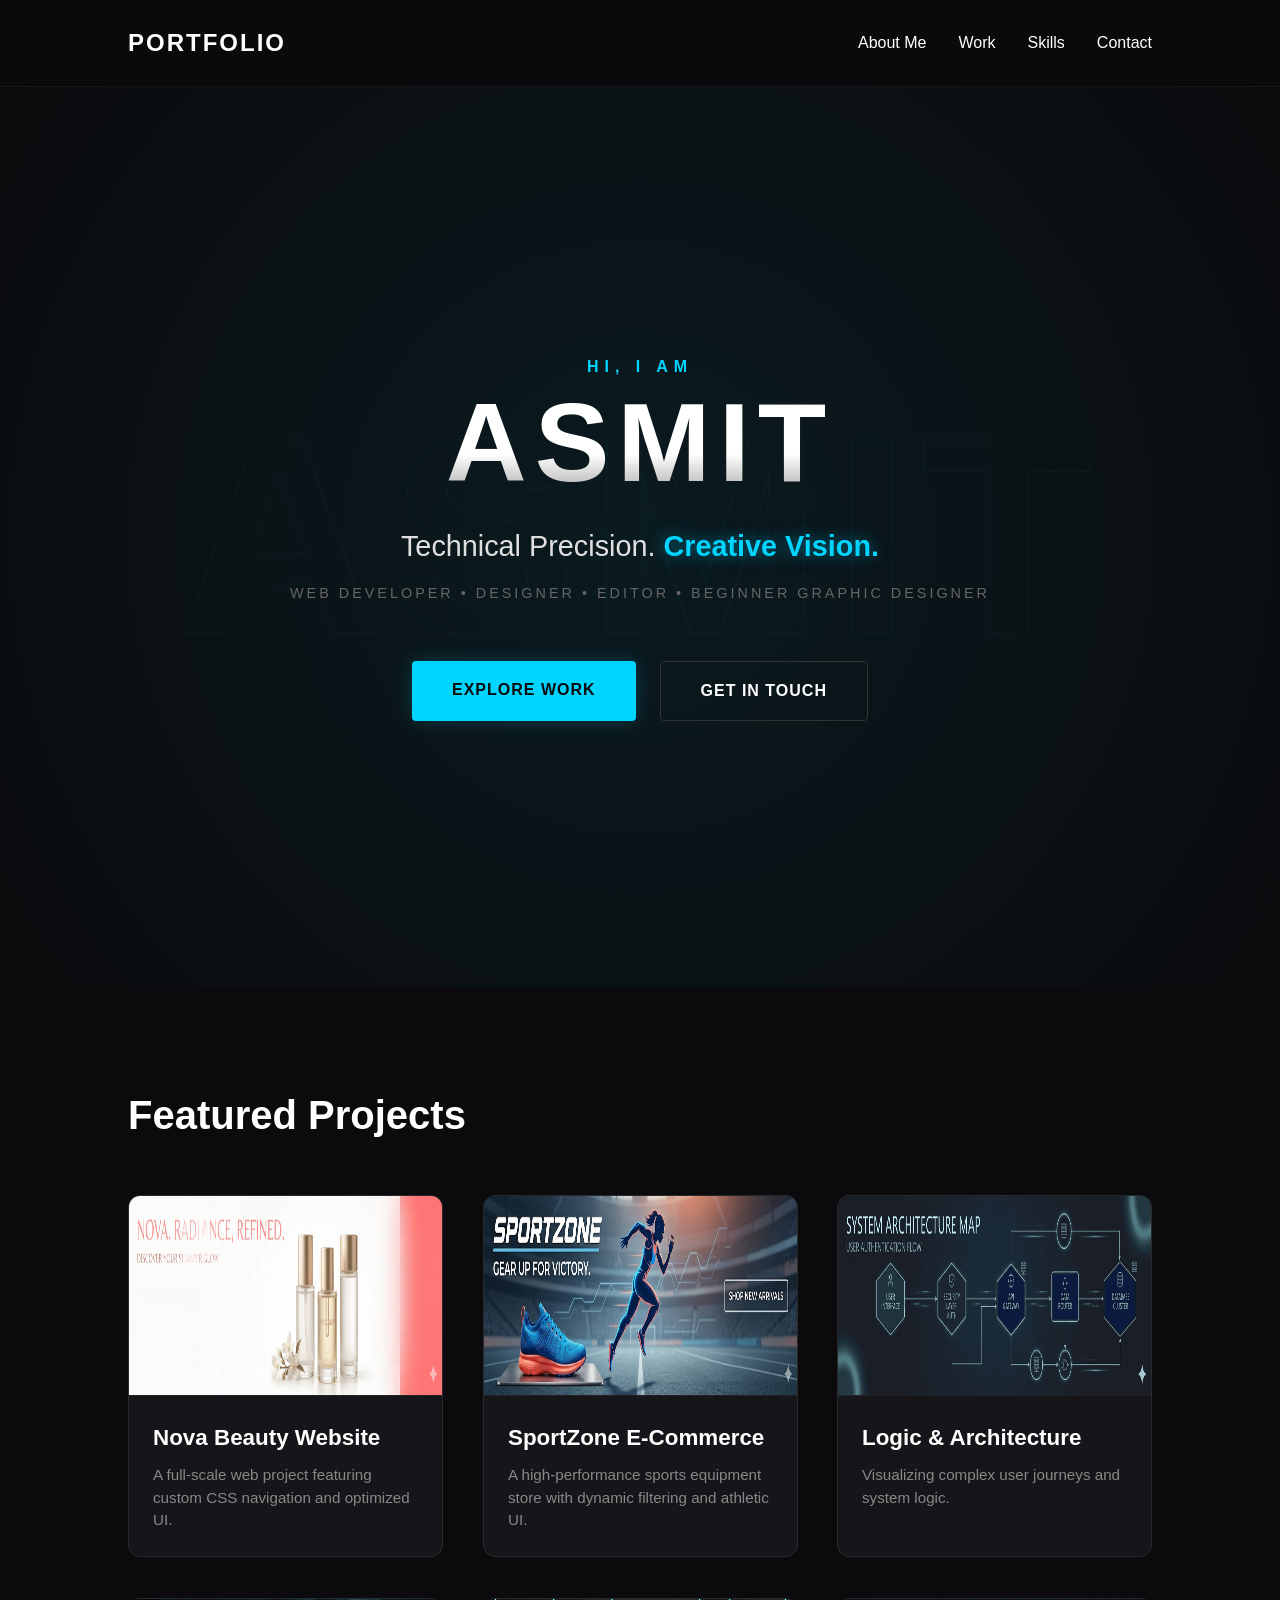
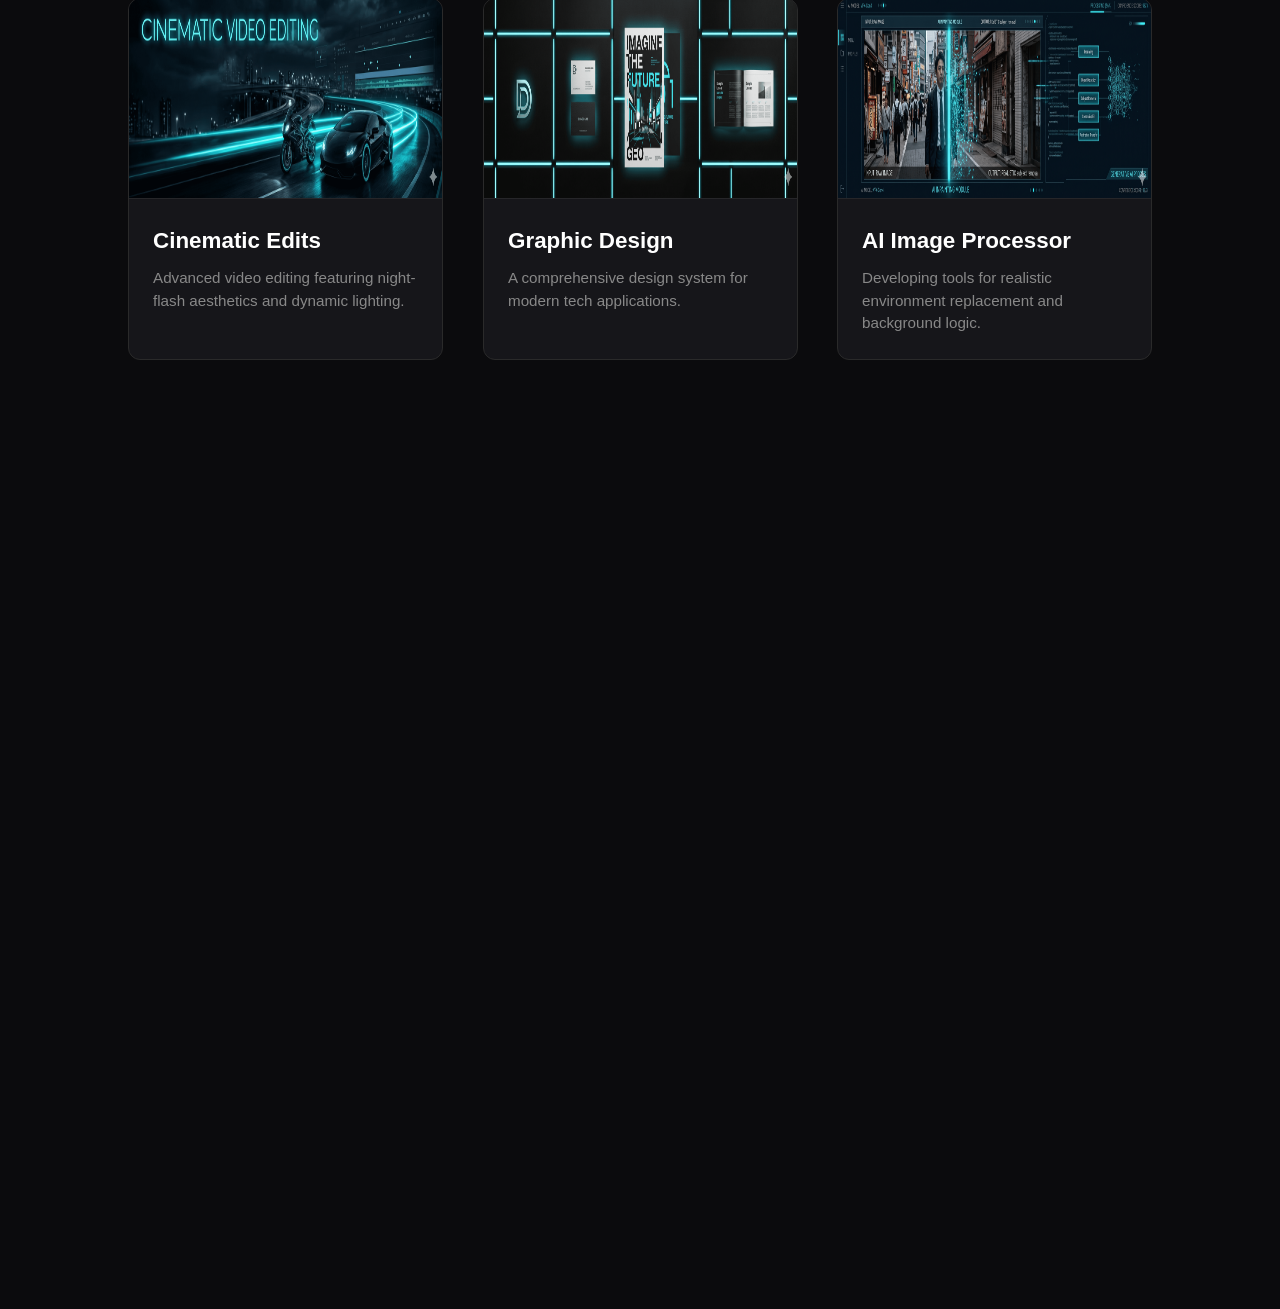
<file: index.html>
<!DOCTYPE html>
<html lang="en">

<head>
    <meta charset="UTF-8">
    <meta name="viewport" content="width=device-width, initial-scale=1.0">
    <title>Asmit Portfolio | Developer & Designer</title>
    <link rel="icon" href="Media/logo/Portfolio.jpg">
    <link rel="stylesheet" href="CSS/style.css">
    
    <meta name="title" content="Asmit Portfolio | Developer & Editor">
    <meta name="description" content="Technical Precision. Creative Vision. Explore my web projects and cinematic video edits.">

    <meta property="og:type" content="website">
    <meta property="og:url" content="https://asmitsportfolio.netlify.app/">
    <meta property="og:title" content="Asmit Portfolio | Developer & Editor">
    <meta property="og:description" content="Technical Precision. Creative Vision. Explore my web projects and cinematic video edits.">
    <meta property="og:image" content="https://asmitsportfolio.netlify.app/Media/logo/Social-Banner.jpg">
    <meta property="og:site_name" content="Asmit Portfolio">

    <meta name="twitter:card" content="summary_large_image">
    <meta name="twitter:url" content="https://asmitsportfolio.netlify.app/">
    <meta name="twitter:title" content="Asmit Portfolio | Developer & Editor">
    <meta name="twitter:description" content="Technical Precision. Creative Vision. Explore my web projects and cinematic video edits.">
    <meta name="twitter:image" content="https://asmitsportfolio.netlify.app/Media/logo/Social-Banner.jpg">
</head>

<body>
    <div id="menu-overlay" class="overlay"></div>
    <nav class="navbar">
        <div class="logo"><a href="index.html">PORTFOLIO</a></div>

        <ul class="nav-links" id="nav-links">
            <li><a href="about.html">About Me</a></li>
            <li><a href="#work">Work</a></li>
            <li><a href="#skills">Skills</a></li>
            <li><a href="contact.html">Contact</a></li>
        </ul>

        <div class="hamburger" id="hamburger">
            <div class="line"></div>
            <div class="line"></div>
            <div class="line"></div>
        </div>
    </nav>

    <header class="hero">
        <div class="hero-bg-text">ASMIT</div>

        <div class="hero-content">
            <div class="personal-branding">
                <span class="greeting">HI, I AM</span>
                <h1 class="main-name">ASMIT</h1>
            </div>
            <h2 class="hero-tagline">Technical Precision. <span class="cyan-glow">Creative Vision.</span></h2>
            <p class="hero-sub">Web Developer • Designer • Editor • Beginner Graphic Designer</p>

            <div class="hero-btns">
                <a href="#work" class="btn primary-btn">Explore Work</a>
                <a href="contact.html" class="btn secondary-btn">Get In Touch</a>
            </div>
        </div>
    </header>

    <section id="work" class="section">
        <h2 class="section-title">Featured Projects</h2>

        <div class="project-grid">
            <div class="project-card reveal">
                <a href="https://asmitnovabeauty.netlify.app/html/" target="_blank" class="project-link">
                    <div class="project-img" id="web-project"></div>
                    <div class="project-info">
                        <h3>Nova Beauty Website</h3>
                        <p>A full-scale web project featuring custom CSS navigation and optimized UI.</p>
                    </div>
                </a>
            </div>

            <div class="project-card reveal">
                <a href="https://asmitsportzone.netlify.app/html/" target="_blank" class="project-link">
                    <div class="project-img" id="sportzone-project"></div>
                    <div class="project-info">
                        <h3>SportZone E-Commerce</h3>
                        <p>A high-performance sports equipment store with dynamic filtering and athletic UI.</p>
                    </div>
                </a>
            </div>

            <div class="project-card reveal">
                <a href="work.html#logic" class="project-link">
                    <div class="project-img" id="logic-project"></div>
                    <div class="project-info">
                        <h3>Logic & Architecture</h3>
                        <p>Visualizing complex user journeys and system logic.</p>
                    </div>
                </a>
            </div>

            <div class="project-card reveal">
                <a href="work.html#edit" class="project-link">
                    <div class="project-img" id="edit-project"></div>
                    <div class="project-info">
                        <h3>Cinematic Edits</h3>
                        <p>Advanced video editing featuring night-flash aesthetics and dynamic lighting.</p>
                    </div>
                </a>
            </div>

            <div class="project-card reveal">
                <a href="work.html#graphic" class="project-link">
                    <div class="project-img" id="design-project"></div>
                    <div class="project-info">
                        <h3>Graphic Design</h3>
                        <p>A comprehensive design system for modern tech applications.</p>
                    </div>
                </a>
            </div>

            <div class="project-card reveal">
                <a href="work.html#AI" class="project-link">
                    <div class="project-img" id="app-project"></div>
                    <div class="project-info">
                        <h3>AI Image Processor</h3>
                        <p>Developing tools for realistic environment replacement and background logic.</p>
                    </div>
                </a>
            </div>
        </div>
    </section>

    <section id="skills" class="section reveal">
        <h2 class="section-title">Technical Toolkit <span class="cyan-glow">(My Skills)</span></h2>
        <div class="skills-grid">
            <div class="skill-item">HTML5 / CSS3</div>
            <div class="skill-item">JavaScript</div>
            <div class="skill-item">UI/UX Design</div>
            <div class="skill-item">Video Editing</div>
            <div class="skill-item">Graphic Design</div>
            <div class="skill-item">Documentation</div>
            <div class="skill-item">Web Architecture</div>
        </div>
    </section>


    <footer id="contact" class="section reveal">
        <div class="footer-content">
            <h2 class="cyan-glow"
                style="font-size: 2.2rem; font-weight: 800; letter-spacing: 1px; margin-bottom: 1rem;">
                Let's Build Something Together
            </h2>

            <p style="margin-bottom: 2.5rem; color: #a0a0a0; font-size: 1.2rem; line-height: 1.6; font-weight: 400;">
                Currently available for freelance projects and technical collaborations.
            </p>

            <a href="contact.html" class="btn primary-btn">SAY HELLO</a>

            <div class="footer-bottom">
                <p>© 2026 | ALL RIGHTS RESERVED | DESIGNED & BUILT BY <span>ASMIT</span></p>
            </div>
        </div>
    </footer>

    <script src="JS/main.js"></script>
</body>

</html>
</file>
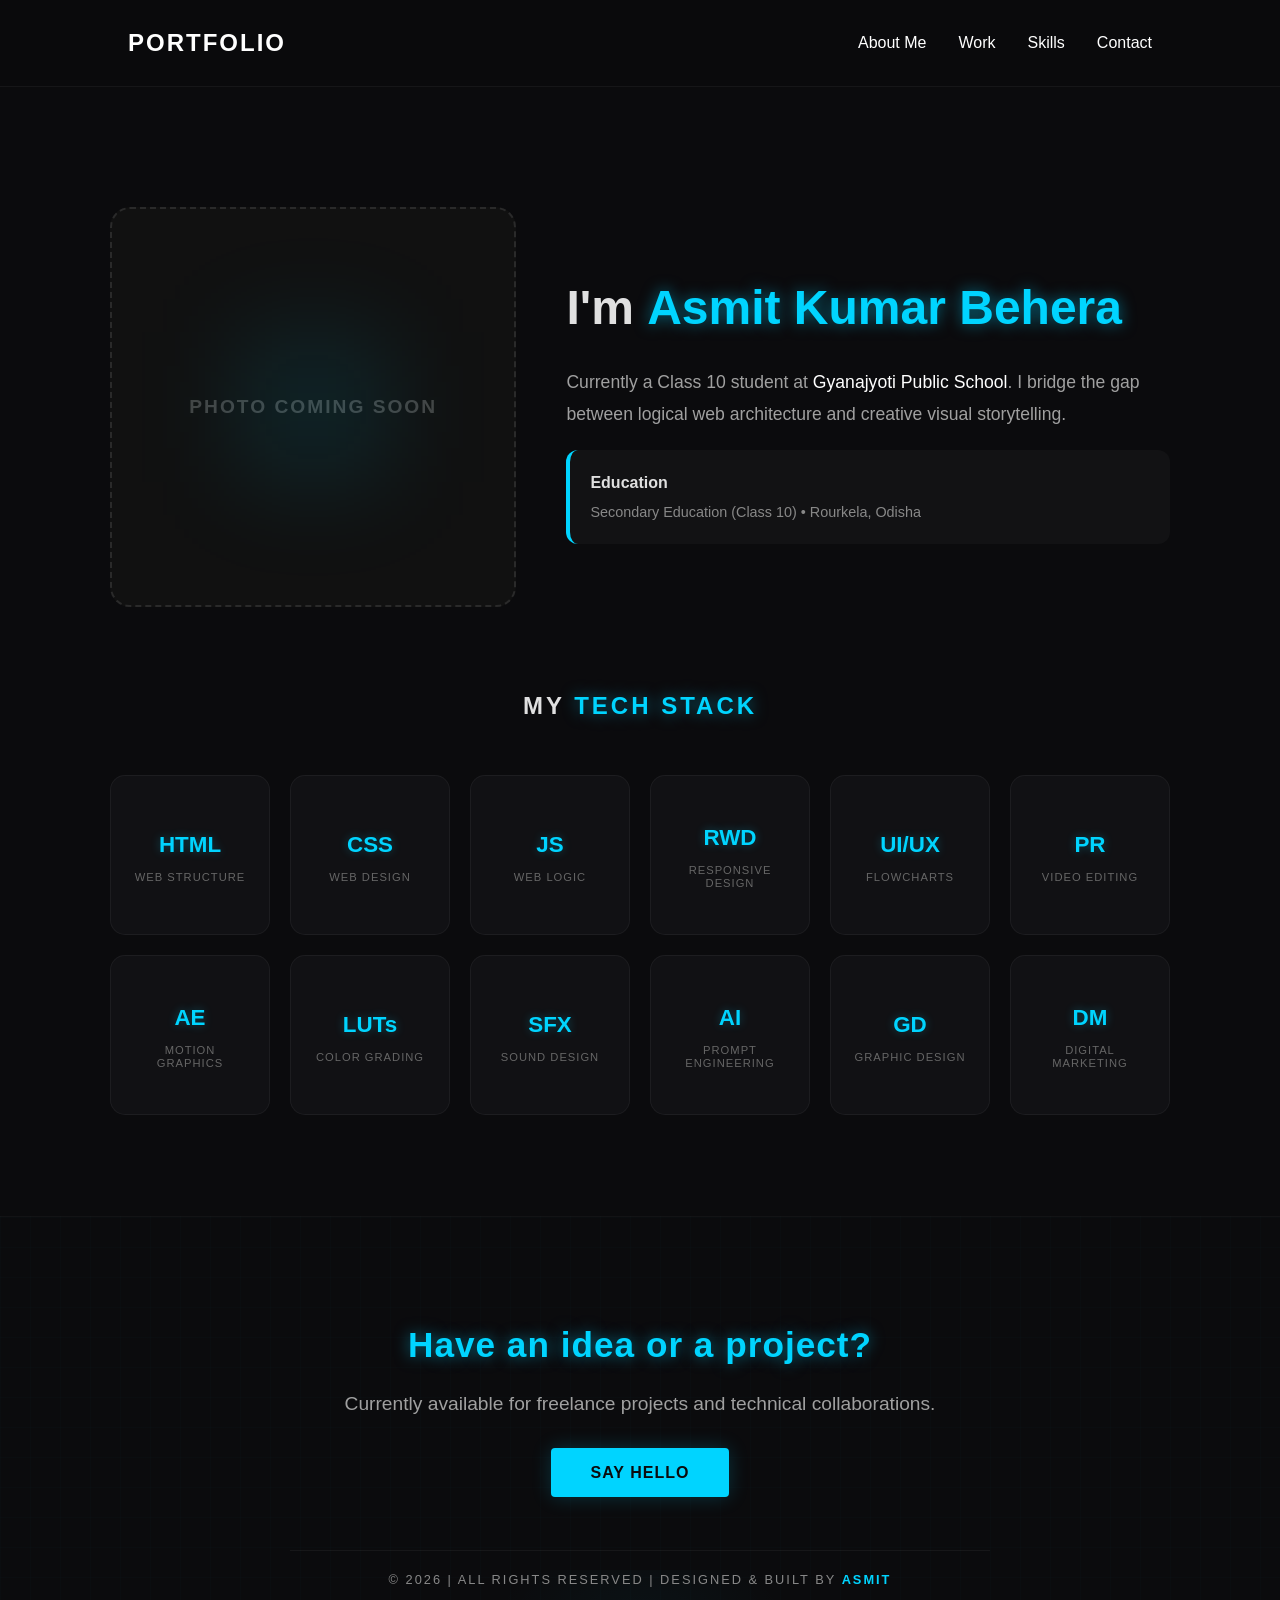
<file: about.html>
<!DOCTYPE html>
<html lang="en">

<head>
    <meta charset="UTF-8">
    <meta name="viewport" content="width=device-width, initial-scale=1.0">
    <title>About & Skills | Asmit Portfolio</title>
    <link rel="icon" href="Media/logo/Portfolio.jpg">
    <link rel="stylesheet" href="CSS/style.css">
    
    <meta name="title" content="Asmit Portfolio | Developer & Editor">
    <meta name="description" content="Technical Precision. Creative Vision. Explore my web projects and cinematic video edits.">

    <meta property="og:type" content="website">
    <meta property="og:url" content="https://asmitsportfolio.netlify.app/">
    <meta property="og:title" content="Asmit Portfolio | Developer & Editor">
    <meta property="og:description" content="Technical Precision. Creative Vision. Explore my web projects and cinematic video edits.">
    <meta property="og:image" content="https://asmitsportfolio.netlify.app/Media/logo/Social-Banner.jpg">
    <meta property="og:site_name" content="Asmit Portfolio">

    <meta name="twitter:card" content="summary_large_image">
    <meta name="twitter:url" content="https://asmitsportfolio.netlify.app/">
    <meta name="twitter:title" content="Asmit Portfolio | Developer & Editor">
    <meta name="twitter:description" content="Technical Precision. Creative Vision. Explore my web projects and cinematic video edits.">
    <meta name="twitter:image" content="https://asmitsportfolio.netlify.app/Media/logo/Social-Banner.jpg">
</head>

<body>
    <div id="menu-overlay" class="overlay"></div>
    <nav class="navbar">
        <div class="logo"><a href="index.html">PORTFOLIO</a></div>

        <ul class="nav-links" id="nav-links">
            <li><a href="about.html" class="active">About Me</a></li>
            <li><a href="index.html#work">Work</a></li>
            <li><a href="index.html#skills">Skills</a></li>
            <li><a href="contact.html">Contact</a></li>
        </ul>

        <div class="hamburger" id="hamburger">
            <div class="line"></div>
            <div class="line"></div>
            <div class="line"></div>
        </div>
    </nav>

    <main class="about-container reveal"
        style="padding-top: 120px; max-width: 1100px; margin: 0 auto; padding-inline: 20px;">

        <section class="about-hero"
            style="display: flex; gap: 50px; align-items: center; margin-bottom: 80px; flex-wrap: wrap;">
            <div class="photo-box"
                style="flex: 1; min-width: 300px; height: 400px; background: #111; border: 2px dashed #2a2a2a; border-radius: 20px; display: flex; align-items: center; justify-content: center; position: relative; overflow: hidden;">
                <span style="color: #444; font-size: 1.2rem; font-weight: 600; letter-spacing: 2px;">PHOTO COMING
                    SOON</span>
                <div
                    style="position: absolute; width: 150px; height: 150px; background: rgba(0, 212, 255, 0.1); filter: blur(50px);">
                </div>
            </div>

            <div class="about-text" style="flex: 1.5; min-width: 300px;">
                <h1 style="font-size: 3rem; margin-bottom: 20px;">I'm <span class="cyan-glow">Asmit Kumar Behera</span>
                </h1>
                <p style="color: #a0a0a0; line-height: 1.8; font-size: 1.1rem; margin-bottom: 20px;">
                    Currently a Class 10 student at <span style="color: #fff;">Gyanajyoti Public School</span>. I bridge
                    the gap between logical web architecture and creative visual storytelling.
                </p>
                <div class="qualification-box"
                    style="background: rgba(255,255,255,0.03); padding: 20px; border-radius: 12px; border-left: 4px solid #00d4ff;">
                    <h3 style="margin-bottom: 5px; font-size: 1rem;">Education</h3>
                    <p style="color: #888; font-size: 0.9rem;">Secondary Education (Class 10) • Rourkela, Odisha</p>
                </div>
            </div>
        </section>

        <section class="about-skills-section" style="margin-bottom: 100px;">
            <h2 style="text-align: center; margin-bottom: 50px; letter-spacing: 3px;">MY <span class="cyan-glow">TECH
                    STACK</span></h2>

            <div class="about-skills-grid">
                <!-- 1. HTML -->
                <div class="about-skill-card">
                    <div class="skill-icon">HTML</div>
                    <span>Web Structure</span>
                </div>
                <!-- 2. CSS -->
                <div class="about-skill-card">
                    <div class="skill-icon">CSS</div>
                    <span>Web Design</span>
                </div>
                <!-- 3. JS -->
                <div class="about-skill-card">
                    <div class="skill-icon">JS</div>
                    <span>Web Logic</span>
                </div>
                <!-- 4. RWD -->
                <div class="about-skill-card">
                    <div class="skill-icon">RWD</div>
                    <span>Responsive Design</span>
                </div>
                <!-- 5. UI/UX -->
                <div class="about-skill-card">
                    <div class="skill-icon">UI/UX</div>
                    <span>Flowcharts</span>
                </div>
                <!-- 6. PR -->
                <div class="about-skill-card">
                    <div class="skill-icon">PR</div>
                    <span>Video Editing</span>
                </div>
                <!-- 7. AE -->
                <div class="about-skill-card">
                    <div class="skill-icon">AE</div>
                    <span>Motion Graphics</span>
                </div>
                <!-- 8. LUTs -->
                <div class="about-skill-card">
                    <div class="skill-icon">LUTs</div>
                    <span>Color Grading</span>
                </div>
                <!-- 9. SFX -->
                <div class="about-skill-card">
                    <div class="skill-icon">SFX</div>
                    <span>Sound Design</span>
                </div>
                <!-- 10. AI -->
                <div class="about-skill-card">
                    <div class="skill-icon">AI</div>
                    <span>Prompt Engineering</span>
                </div>
                <!-- 11. GD -->
                <div class="about-skill-card">
                    <div class="skill-icon">GD</div>
                    <span>Graphic Design</span>
                </div>
                <!-- 12. DM -->
                <div class="about-skill-card">
                    <div class="skill-icon">DM</div>
                    <span>Digital Marketing</span>
                </div>
            </div>
        </section>

    </main>

    <footer id="contact" class="section reveal">
        <div class="footer-content">
            <h2 class="cyan-glow"
                style="font-size: 2.2rem; font-weight: 800; letter-spacing: 1px; margin-bottom: 1rem;">
                Have an idea or a project?
            </h2>

            <p style="margin-bottom: 2.5rem; color: #a0a0a0; font-size: 1.2rem; line-height: 1.6; font-weight: 400;">
                Currently available for freelance projects and technical collaborations.
            </p>

            <a href="contact.html" class="btn primary-btn">SAY HELLO</a>

            <div class="footer-bottom">
                <p>© 2026 | ALL RIGHTS RESERVED | DESIGNED & BUILT BY <span>ASMIT</span></p>
            </div>
        </div>
    </footer>

    <script src="JS/main.js"></script>
</body>

</html>
</file>
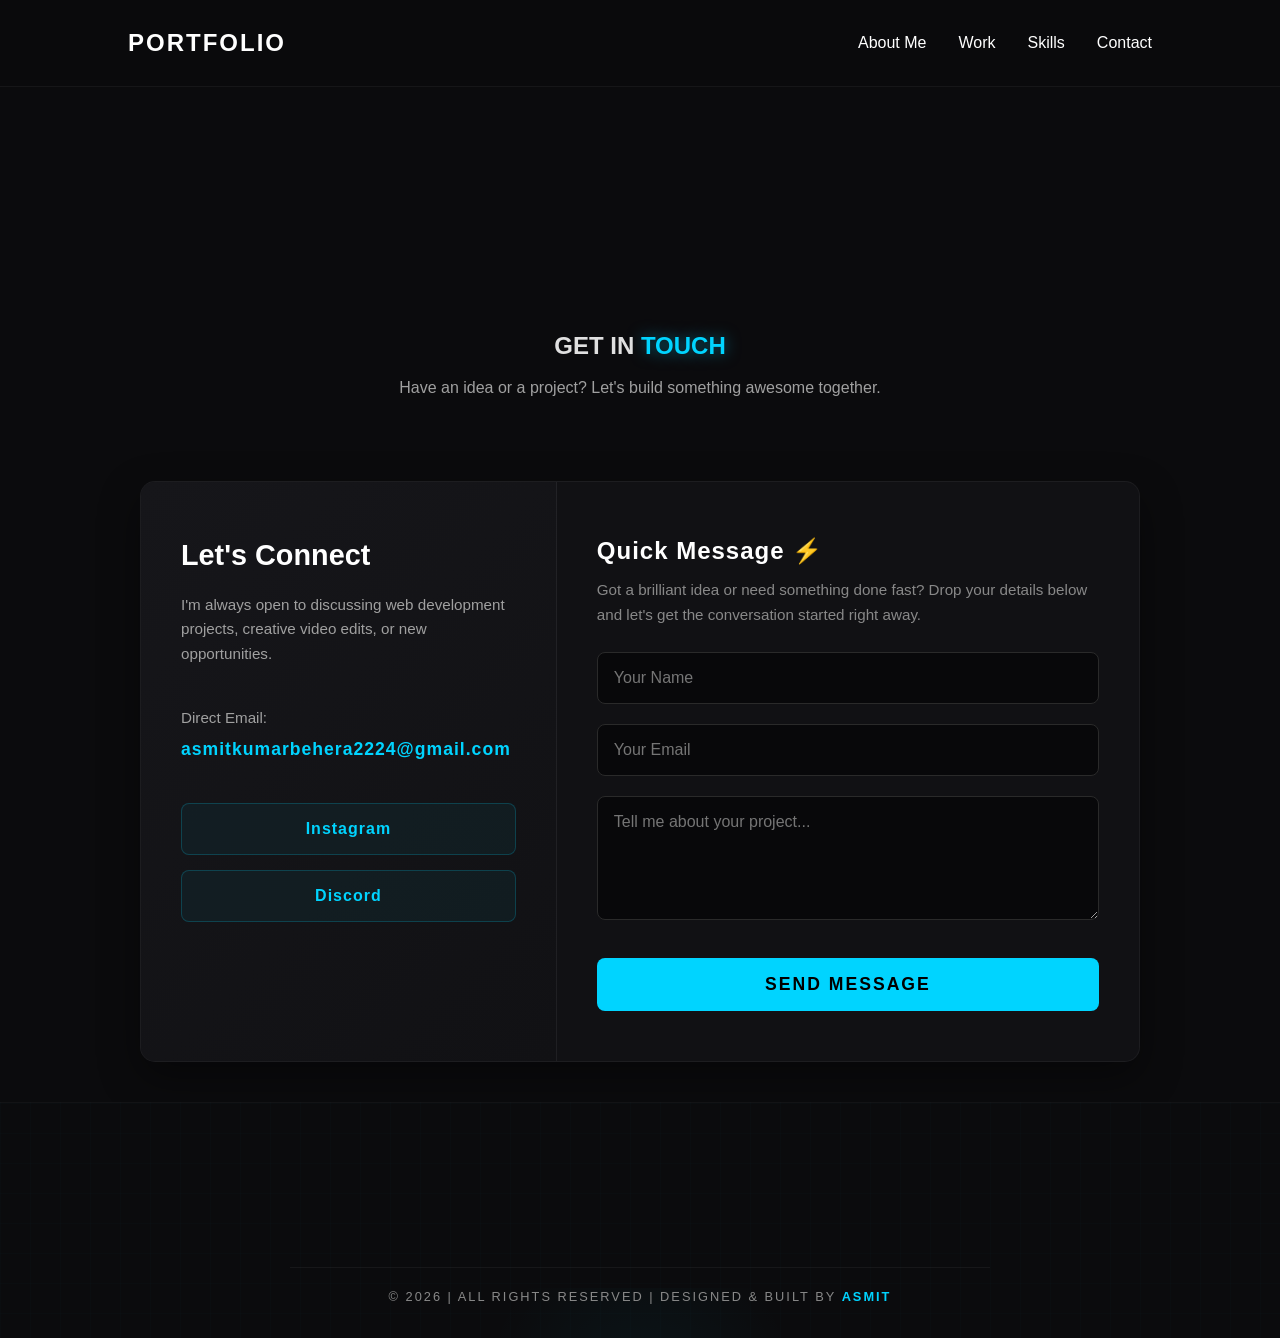
<file: contact.html>
<!DOCTYPE html>
<html lang="en">

<head>
    <meta charset="UTF-8">
    <meta name="viewport" content="width=device-width, initial-scale=1.0">
    <title>Contact | Asmit Portfolio</title>
    <link rel="icon" href="Media/logo/Portfolio.jpg">
    <link rel="stylesheet" href="CSS/style.css">
    
    <meta name="title" content="Asmit Portfolio | Developer & Editor">
    <meta name="description" content="Technical Precision. Creative Vision. Explore my web projects and cinematic video edits.">

    <meta property="og:type" content="website">
    <meta property="og:url" content="https://asmitsportfolio.netlify.app/">
    <meta property="og:title" content="Asmit Portfolio | Developer & Editor">
    <meta property="og:description" content="Technical Precision. Creative Vision. Explore my web projects and cinematic video edits.">
    <meta property="og:image" content="https://asmitsportfolio.netlify.app/Media/logo/Social-Banner.jpg">
    <meta property="og:site_name" content="Asmit Portfolio">

    <meta name="twitter:card" content="summary_large_image">
    <meta name="twitter:url" content="https://asmitsportfolio.netlify.app/">
    <meta name="twitter:title" content="Asmit Portfolio | Developer & Editor">
    <meta name="twitter:description" content="Technical Precision. Creative Vision. Explore my web projects and cinematic video edits.">
    <meta name="twitter:image" content="https://asmitsportfolio.netlify.app/Media/logo/Social-Banner.jpg">
</head>

<body>
    <div id="menu-overlay" class="overlay"></div>
    <nav class="navbar">
        <div class="logo"><a href="index.html">PORTFOLIO</a></div>

        <ul class="nav-links" id="nav-links">
            <li><a href="about.html">About Me</a></li>
            <li><a href="index.html#work">Work</a></li>
            <li><a href="index.html#skills">Skills</a></li>
            <li><a href="contact.html" class="active">Contact</a></li>
        </ul>

        <div class="hamburger" id="hamburger">
            <div class="line"></div>
            <div class="line"></div>
            <div class="line"></div>
        </div>
    </nav>

    <!-- MAIN CONTACT SECTION -->
    <!-- 'min-height: 80vh' ensures it stays centered vertically on big screens -->
    <main style="min-height: 80vh; display: flex; align-items: center; padding-top: 80px;">
        <section class="contact-section reveal" id="contact" style="width: 100%; padding: 40px 5%;">

            <div class="work-header" style="text-align: center; margin-bottom: 50px;">
                <h2>GET IN <span class="cyan-glow">TOUCH</span></h2>
                <p style="color: #a0a0a0; margin-top: 10px;">Have an idea or a project? Let's build something awesome
                    together.</p>
            </div>

            <div class="contact-container">
                <!-- Left Side: Info & Socials -->
                <div class="contact-info">
                    <h3>Let's Connect</h3>
                    <p>I'm always open to discussing web development projects, creative video edits, or new
                        opportunities.</p>

                    <div class="email-text">
                        <p>Direct Email: <br>
                            <a href="mailto:asmitkumarbehera2224@gmail.com"
                                onclick="navigator.clipboard.writeText('asmitkumarbehera2224@gmail.com'); this.innerHTML = 'Copied!'; setTimeout(() => this.innerHTML = 'asmitkumarbehera2224@gmail.com', 2000);">
                                asmitkumarbehera2224@gmail.com
                            </a>
                        </p>
                    </div>
                    <div class="social-links">
                        <!-- <a href="#" class="social-btn">GitHub</a> -->
                        <a href="https://www.instagram.com/aniceperson111/" class="social-btn">Instagram</a>
                        <a href="#" class="social-btn"
                            onclick="navigator.clipboard.writeText('gamerblastak'); this.innerHTML = 'Username Copied!'; setTimeout(() => this.innerHTML = 'Discord', 2000); return false;">
                            Discord
                        </a>
                        <!-- <a href="#" class="social-btn">LinkedIn</a> -->
                    </div>
                </div>

                <!-- Right Side: The Form -->
                <div class="contact-form-box">
                    <!-- Action me hum apna "Magic Trick" lagaenge next step me -->

                    <div class="form-header">
                        <h3>Quick Message ⚡</h3>
                        <p>Got a brilliant idea or need something done fast? Drop your details below and let's get the
                            conversation started right away.</p>
                    </div>
                    <form action="https://api.web3forms.com/submit" method="POST" class="contact-form">

                        <input type="hidden" name="access_key" value="5cda151f-c5d9-4a06-9d90-16668fa1a962">

                        <input type="hidden" name="redirect" value="https://web3forms.com/success">

                        <div class="input-group">
                            <input type="text" name="name" required placeholder="Your Name">
                        </div>
                        <div class="input-group">
                            <input type="email" name="email" required placeholder="Your Email">
                        </div>
                        <div class="input-group">
                            <textarea name="message" rows="5" required
                                placeholder="Tell me about your project..."></textarea>
                        </div>
                        <button type="submit" class="submit-btn">SEND MESSAGE</button>
                    </form>
                </div>
            </div>

        </section>
    </main>

    <footer id="contact" class="section reveal">
        <div class="footer-content">
            <div class="footer-bottom">
                <p>© 2026 | ALL RIGHTS RESERVED | DESIGNED & BUILT BY <span>ASMIT</span></p>
            </div>
        </div>
    </footer>

    <script src="JS/main.js"></script>
</body>

</html>
</file>
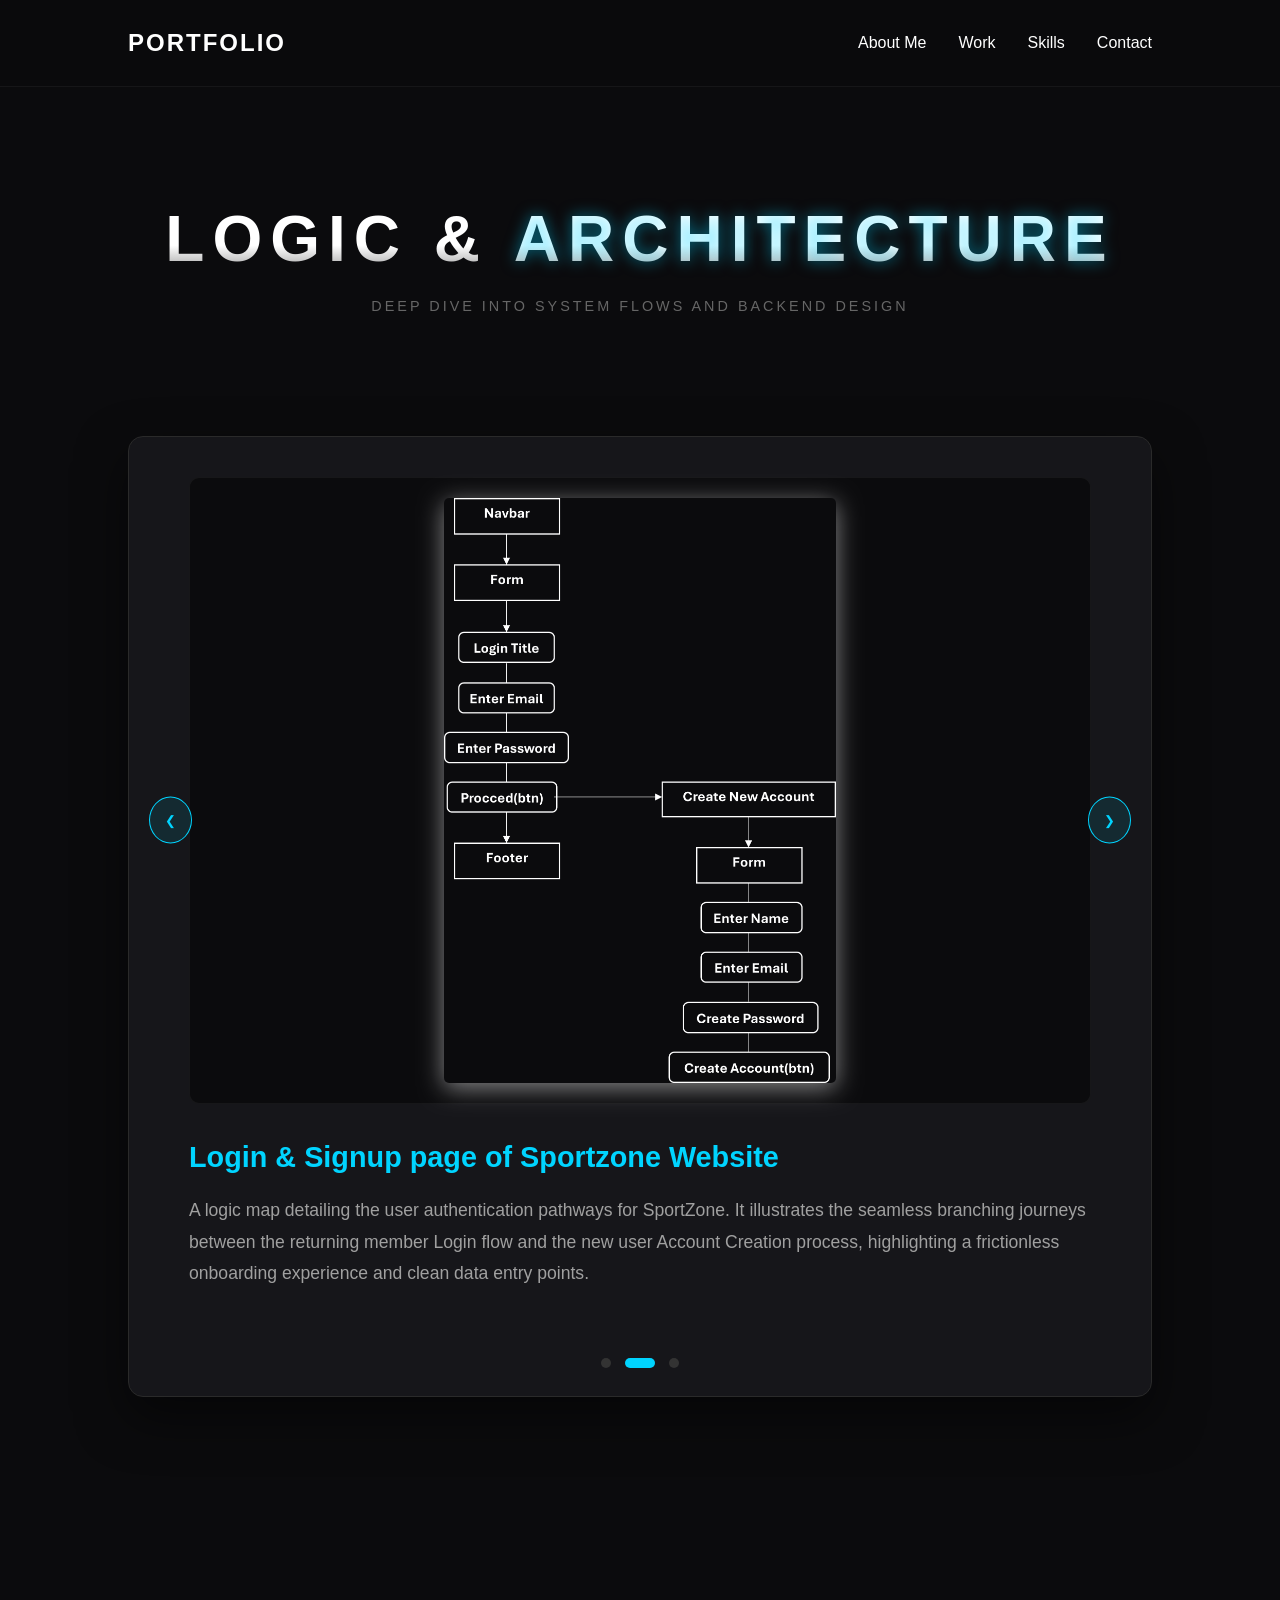
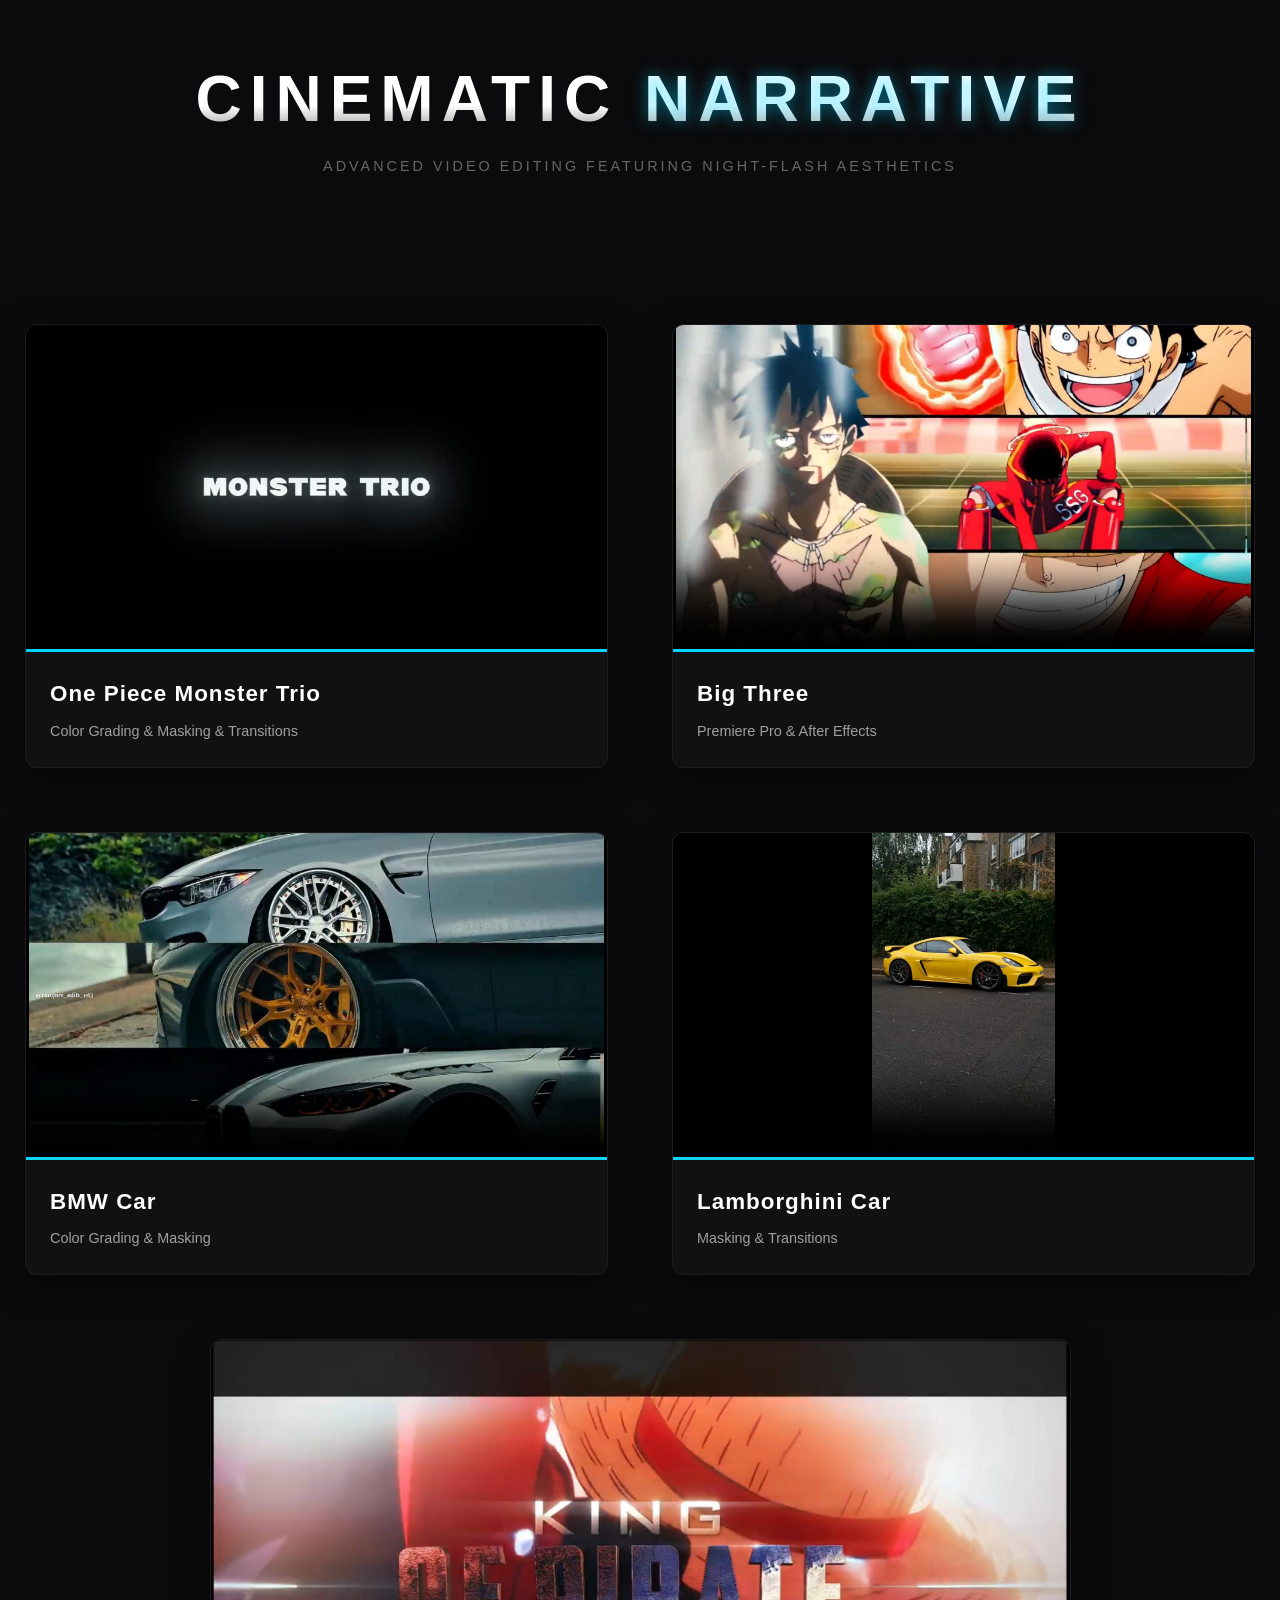
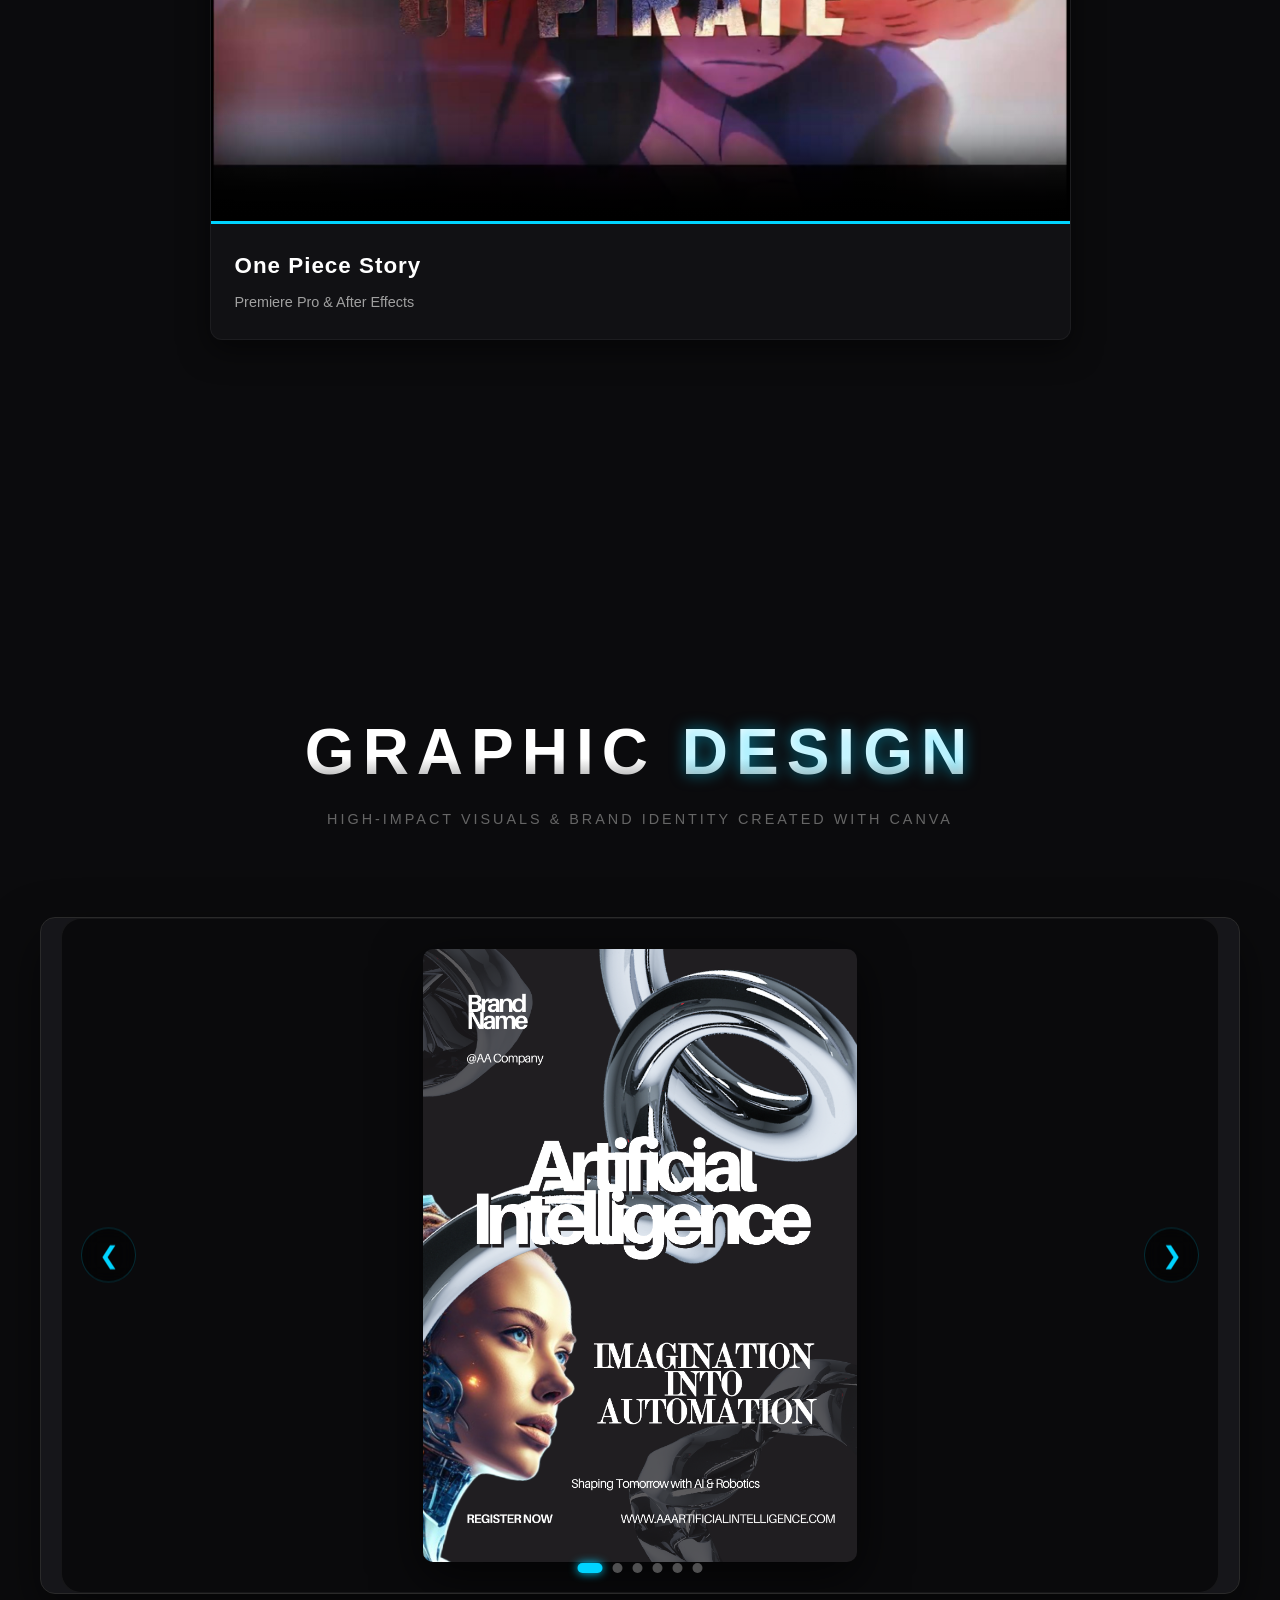
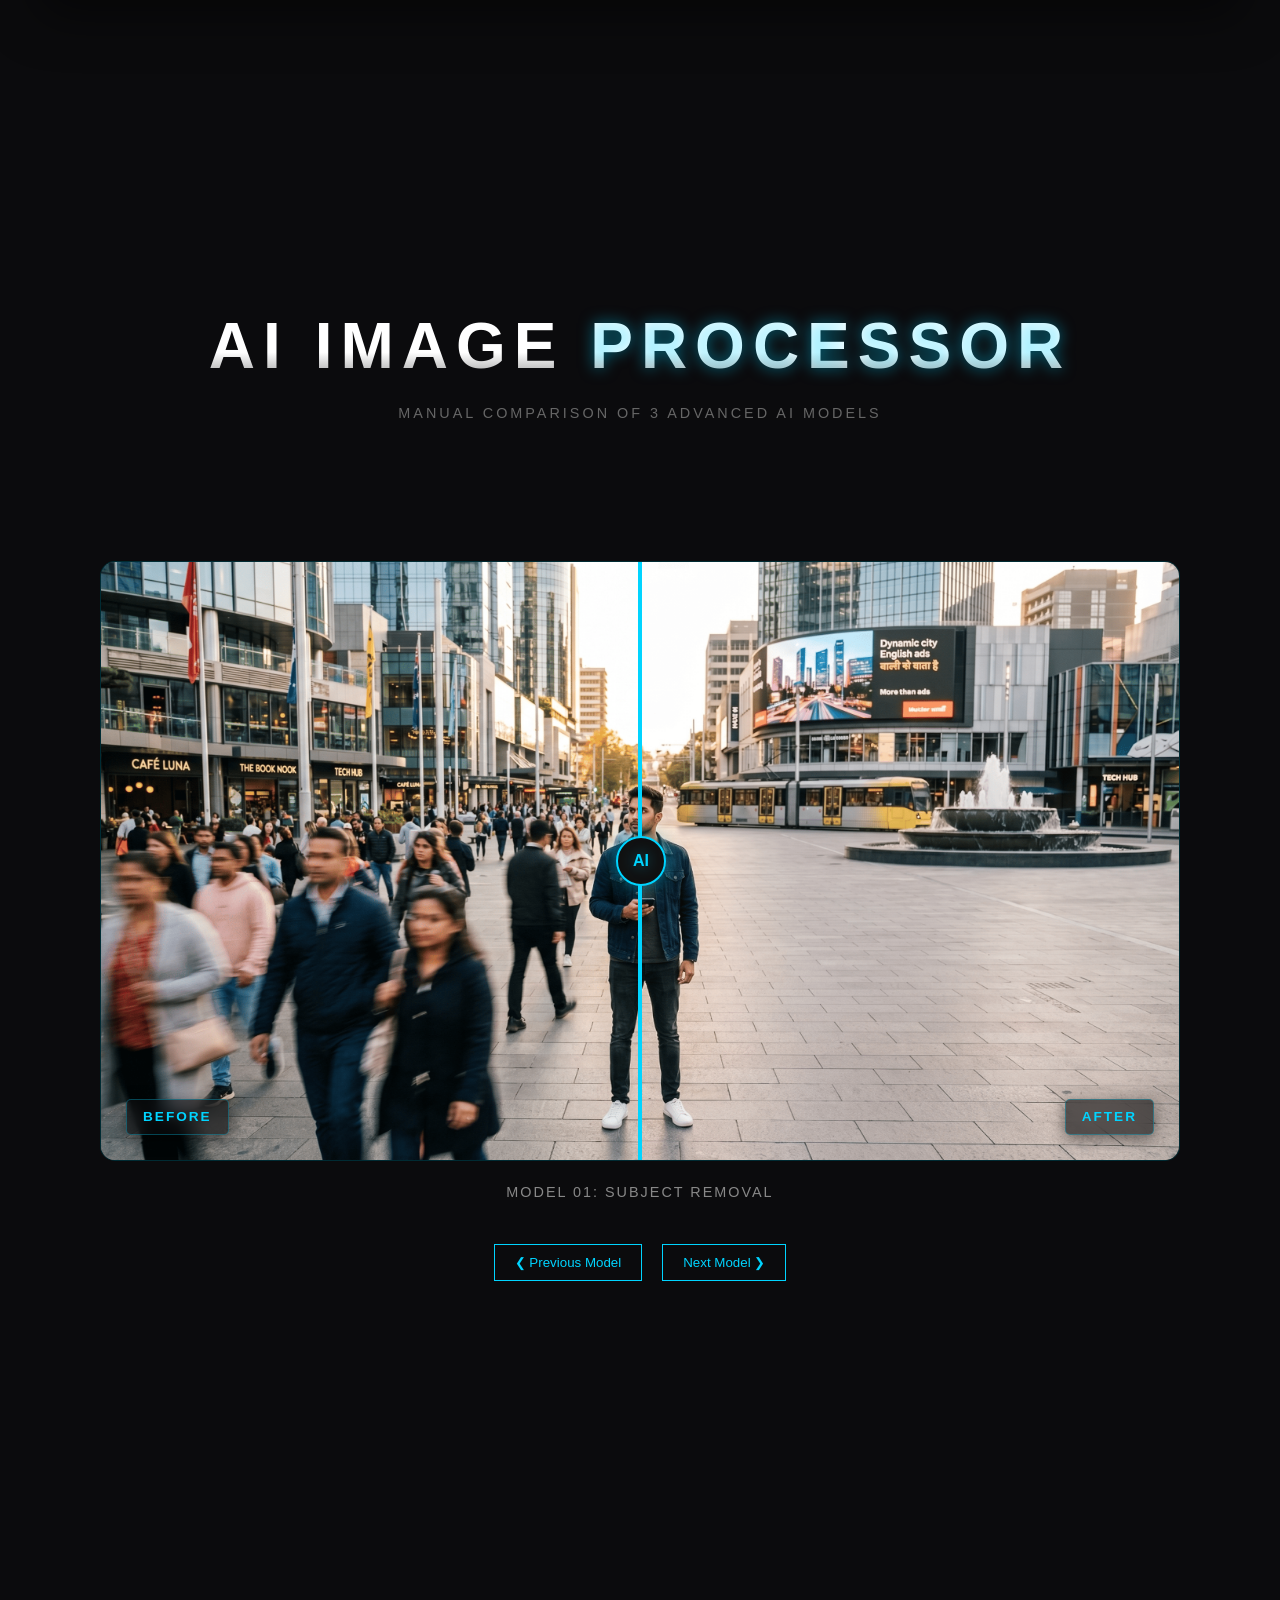
<file: work.html>
<!DOCTYPE html>
<html lang="en">

<head>
    <meta charset="UTF-8">
    <meta name="viewport" content="width=device-width, initial-scale=1.0">
    <title>Work Showcase | Asmit Portfolio</title>
    <link rel="icon" href="Media/logo/Portfolio.jpg">
    <link rel="stylesheet" href="CSS/style.css">

    <meta name="title" content="Asmit Portfolio | Developer & Editor">
    <meta name="description" content="Technical Precision. Creative Vision. Explore my web projects and cinematic video edits.">

    <meta property="og:type" content="website">
    <meta property="og:url" content="https://asmitsportfolio.netlify.app/">
    <meta property="og:title" content="Asmit Portfolio | Developer & Editor">
    <meta property="og:description" content="Technical Precision. Creative Vision. Explore my web projects and cinematic video edits.">
    <meta property="og:image" content="https://asmitsportfolio.netlify.app/Media/logo/Social-Banner.jpg">
    <meta property="og:site_name" content="Asmit Portfolio">

    <meta name="twitter:card" content="summary_large_image">
    <meta name="twitter:url" content="https://asmitsportfolio.netlify.app/">
    <meta name="twitter:title" content="Asmit Portfolio | Developer & Editor">
    <meta name="twitter:description" content="Technical Precision. Creative Vision. Explore my web projects and cinematic video edits.">
    <meta name="twitter:image" content="https://asmitsportfolio.netlify.app/Media/logo/Social-Banner.jpg">
</head>

<body>
    <div id="menu-overlay" class="overlay"></div>
    <nav class="navbar">
        <div class="logo"><a href="index.html">PORTFOLIO</a></div>

        <ul class="nav-links" id="nav-links">
            <li><a href="about.html">About Me</a></li>
            <li><a href="index.html#work">Work</a></li>
            <li><a href="index.html#skills">Skills</a></li>
            <li><a href="contact.html">Contact</a></li>
        </ul>

        <div class="hamburger" id="hamburger">
            <div class="line"></div>
            <div class="line"></div>
            <div class="line"></div>
        </div>
    </nav>

    <header class="work-header reveal" id="logic">
        <h1 class="main-name" style="font-size: 4rem;">LOGIC & <span class="cyan-glow">ARCHITECTURE</span></h1>
        <p class="hero-sub">Deep Dive into System Flows and Backend Design</p>
    </header>

    <section class="slider-section reveal">
        <div class="slider-container">
            <div class="slide active">
                <div class="chart-box">
                    <img src="Media/Flowcharts/Pic1.png" alt="home page">
                </div>
                <div class="chart-details">
                    <h3>Home Page of Sportzone Website</h3>
                    <p>This flowchart maps out the exact structure of the SportZone homepage. It visualizes the top-down
                        user flow: starting from a fully-equipped Navbar (Cart, Login, Wishlist), moving through the
                        dynamic Banner Slider, and branching into specific sports categories (Football, Cricket,
                        Basketball, Swimming) before ending at the structured Footer.</p>
                </div>
            </div>

            <div class="slide">
                <div class="chart-box">
                    <img src="Media/Flowcharts/Pic2.png" alt="login signup page">
                </div>
                <div class="chart-details">
                    <h3>Login & Signup page of Sportzone Website</h3>
                    <p>A logic map detailing the user authentication pathways for SportZone. It illustrates the seamless
                        branching journeys between the returning member Login flow and the new user Account Creation
                        process, highlighting a frictionless onboarding experience and clean data entry points.</p>
                </div>
            </div>

            <div class="slide">
                <div class="chart-box">
                    <img src="Media/Flowcharts/Pic3.png" alt="product page">
                </div>
                <div class="chart-details">
                    <h3>Product Page of SportZone Website</h3>
                    <p>An architectural breakdown of the dynamic Product view. This schematic highlights how individual
                        item data—such as pricing, descriptions, and imagery—is seamlessly injected from a
                        JavaScript-based product database into the UI. The layout prioritizes a clean visual hierarchy,
                        guiding the user straight into vital e-commerce conversion triggers like the "Add to Cart" and
                        immediate checkout functions.</p>
                </div>
            </div>

            <button class="slider-btn prev" id="prevBtn">&#10094;</button>
            <button class="slider-btn next" id="nextBtn">&#10095;</button>

            <div class="dots-container">
                <span class="dot active"></span>
                <span class="dot"></span>
                <span class="dot"></span>
            </div>
        </div>
    </section>


    <section class="cinematic-section reveal" id="edit" style="padding-top: 50px; padding-bottom: 100px;">
        <header class="work-header reveal">
            <h1 class="main-name" style="font-size: 4rem;">CINEMATIC <span class="cyan-glow">NARRATIVE</span></h1>
            <p class="hero-sub">Advanced video editing featuring night-flash aesthetics</p>
        </header>

        <div class="video-grid">
            <div class="video-card">
                <video controls preload="metadata" poster="Media/Edits/Monster Trio/Monster Trio-Cover.jpg">
                    <source src="Media/Edits/Monster Trio/Monster Trio.mp4" type="video/mp4">
                </video>
                <div class="video-info">
                    <h3>One Piece Monster Trio</h3>
                    <p>Color Grading & Masking & Transitions</p>
                </div>
            </div>

            <div class="video-card">
                <video controls preload="metadata" poster="Media/Edits/Big 3 Edit/Big 3 Edit-Cover.jpg">
                    <source src="Media/Edits/Big 3 Edit/Big 3 Edit.mp4" type="video/mp4">
                </video>
                <div class="video-info">
                    <h3>Big Three</h3>
                    <p>Premiere Pro & After Effects</p>
                </div>
            </div>

            <div class="video-card">
                <video controls preload="metadata" poster="Media/Edits/BMW/BMW-Cover.jpg">
                    <source src="Media/Edits/BMW/BMW.mp4" type="video/mp4">
                </video>
                <div class="video-info">
                    <h3>BMW Car</h3>
                    <p>Color Grading & Masking</p>
                </div>
            </div>

            <div class="video-card">
                <video controls preload="metadata" poster="Media/Edits/Car Lambo/Car Lambo-Cover.jpg">
                    <source src="Media/Edits/Car Lambo/Car Lambo.mp4" type="video/mp4">
                </video>
                <div class="video-info">
                    <h3>Lamborghini Car</h3>
                    <p>Masking & Transitions</p>
                </div>
            </div>

            <div class="video-card last-video">
                <video controls preload="metadata" poster="Media/Edits/OP Story Edit/OP Story Edit-Cover.jpg">
                    <source src="Media/Edits/OP Story Edit/OP Story Edit.mp4" type="video/mp4">
                </video>
                <div class="video-info">
                    <h3>One Piece Story</h3>
                    <p>Premiere Pro & After Effects</p>
                </div>
            </div>
        </div>
    </section>


    <!-- =========================================
     GRAPHIC DESIGN SECTION
     ========================================= -->
    <section class="graphic-showcase-section" style="margin-top: 100px; padding-bottom: 100px;" id="graphic">
        <header class="work-header reveal">
            <h1 class="main-name" style="font-size: 4rem;">GRAPHIC <span class="cyan-glow">DESIGN</span></h1>
            <p class="hero-sub">High-Impact Visuals & Brand Identity created with Canva</p>
        </header>

        <div class="slider-container">
            <div class="gfx-container">
                <!-- Image 1 (Example: 9:16) -->
                <div class="gfx-slide active">
                    <img src="Media/Graphic/Poster.png" alt="Design 1">
                </div>
                <!-- Image 3 (Example: Square) -->
                <div class="gfx-slide">
                    <img src="Media/Graphic/Logo.png" alt="Design 3">
                </div>
                <!-- Image 4 -->
                <div class="gfx-slide">
                    <img src="Media/Graphic/Invitation Card.png" alt="Design 4">
                </div>
                <!-- Image 2 (Example: 16:9) -->
                <div class="gfx-slide">
                    <img src="Media/Graphic/Thumbnail.png" alt="Design 2">
                </div>
                <!-- Image 5 -->
                <div class="gfx-slide">
                    <img src="Media/Graphic/Thumbnail Dada.png" alt="Design 5">
                </div>
                <!-- Image 6 -->
                <div class="gfx-slide">
                    <img src="Media/Graphic/Business Card.png" alt="Design 6">
                </div>
            </div>

            <!-- Navigation Arrows -->
            <button class="gfx-btn prev" id="gfxPrevBtn">❮</button>
            <button class="gfx-btn next" id="gfxNextBtn">❯</button>

            <!-- NEW: Indication Dots -->
            <div class="gfx-dots" id="gfxDots">
                <span class="gfx-dot active"></span>
                <span class="gfx-dot"></span>
                <span class="gfx-dot"></span>
                <span class="gfx-dot"></span>
                <span class="gfx-dot"></span>
                <span class="gfx-dot"></span>
            </div>
        </div>
    </section>

    <!-- =========================================
     AI IMAGE PROCESSOR (V2 - CLEAN)
     ========================================= -->
    <section class="ai-section" id="AI">
        <header class="work-header reveal">
            <h1 class="main-name" style="font-size: 4rem;">AI IMAGE <span class="cyan-glow">PROCESSOR</span></h1>
            <p class="hero-sub">Manual Comparison of 3 Advanced AI Models</p>
        </header>

        <div class="ai-master-container">
            <div class="ai-slides-wrapper" id="aiWrapper">

                <!-- SET 1: Subject Removal -->
                <div class="ai-slide">
                    <div class="comparison-container">
                        <div class="img-after"><img src="Media/AI/After1.png" alt="After 1">
                            <span class="slider-label label-after">After</span>
                        </div>
                        <div class="img-before"><img src="Media/AI/Before1.png" alt="Before 1">
                            <span class="slider-label label-before">Before</span>
                        </div>
                        <div class="comparison-slider">
                            <div class="slider-line"></div>
                            <div class="slider-button"><span class="cyan-glow">AI</span></div>
                        </div>
                    </div>
                    <p class="set-label">Model 01: Subject Removal</p>
                </div>

                <!-- SET 2: Environment Change -->
                <div class="ai-slide">
                    <div class="comparison-container">
                        <div class="img-after"><img src="Media/AI/After2.png" alt="After 2">
                            <span class="slider-label label-after">After</span>
                        </div>
                        <div class="img-before"><img src="Media/AI/Before2.png" alt="Before 2">
                            <span class="slider-label label-before">Before</span>
                        </div>
                        <div class="comparison-slider">
                            <div class="slider-line"></div>
                            <div class="slider-button"><span class="cyan-glow">AI</span></div>
                        </div>
                    </div>
                    <p class="set-label">Model 02: Environment Change</p>
                </div>

                <!-- SET 3: Object Addition -->
                <div class="ai-slide">
                    <div class="comparison-container">
                        <div class="img-after"><img src="Media/AI/After3.png" alt="After 3">
                            <span class="slider-label label-after">After</span>
                        </div>
                        <div class="img-before"><img src="Media/AI/Before3.png" alt="Before 3">
                            <span class="slider-label label-before">Before</span>
                        </div>
                        <div class="comparison-slider">
                            <div class="slider-line"></div>
                            <div class="slider-button"><span class="cyan-glow">AI</span></div>
                        </div>
                    </div>
                    <p class="set-label">Model 03: Object Addition</p>
                </div>

            </div>

            <!-- Navigation Buttons -->
            <div class="ai-nav">
                <button class="ai-nav-btn" id="aiPrev">❮ Previous Model</button>
                <button class="ai-nav-btn" id="aiNext">Next Model ❯</button>
            </div>
        </div>
    </section>


    <footer id="contact" class="section reveal">
        <div class="footer-content">
            <div class="footer-bottom">
                <p>© 2026 | ALL RIGHTS RESERVED | DESIGNED & BUILT BY <span>ASMIT</span></p>
            </div>
        </div>
    </footer>

    <script src="JS/main.js"></script>
</body>

</html>
</file>
<file: CSS/style.css>
/* =========================================
   1. GLOBAL RESET & BASE STYLES
   ========================================= */
* {
    margin: 0;
    padding: 0;
    box-sizing: border-box;
    font-family: 'Segoe UI', Tahoma, Geneva, Verdana, sans-serif;
}

/* Cleaned Global Reset */
/* Cleaned Global Reset */
html {
    scroll-behavior: smooth;
}

/* THE FIX: Only the body gets the x-axis lock. */
body {
    background-color: #0b0b0d;
    color: #e0e0e0;
    line-height: 1.6;
    width: 100%;
    min-height: 100vh;
    position: relative;
    overflow-x: hidden;
}

/* Mobile Scroll Lock (Cleaned to prevent jumping) */
@media (max-width: 768px) {
    body.no-scroll {
        overflow: hidden !important;
        height: 100vh !important;
        position: fixed !important;
    }

    html {
        overflow-x: hidden !important;
    }
}

/* =========================================
   2. NAVBAR STYLES
   ========================================= */
.navbar {
    display: flex;
    justify-content: space-between;
    align-items: center;
    padding: 1.5rem 10%;
    background: rgba(11, 11, 13, 0.95);
    backdrop-filter: blur(10px);
    border-bottom: 1px solid rgba(255, 255, 255, 0.05);
    position: sticky;
    top: 0;
    z-index: 1500;
    /* Stays above everything */
    filter: none !important;
}

.logo a {
    font-size: 1.5rem;
    font-weight: 800;
    letter-spacing: 2px;
    color: #fff;
    text-decoration: none;
    transition: 0.3s ease;
}

.logo a:hover {
    color: #00d4ff;
}

.nav-links {
    display: flex;
    list-style: none;
}

.nav-links li a {
    color: #fff;
    text-decoration: none;
    margin-left: 2rem;
    font-weight: 500;
    transition: 0.3s;
    font-size: 1rem;
}

.nav-links li a:hover {
    color: #00d4ff;
}


/* --- Hamburger Icon Styles --- */
.hamburger {
    display: none;
    /* Desktop default */
    flex-direction: column;
    justify-content: space-around;
    width: 30px;
    /* Explicit width */
    height: 21px;
    /* Explicit height */
    background: transparent;
    border: none;
    cursor: pointer;
    padding: 0;
    z-index: 2100;
    /* Must be higher than the tray */
}

.line {
    width: 30px;
    height: 3px;
    background-color: #00d4ff;
    /* Using your Cyan Glow so it stands out */
    border-radius: 10px;
    transition: all 0.3s linear;
    position: relative;
}

@media (max-width: 768px) {
    .hamburger {
        display: flex;
        /* Show on mobile */
    }
}

@media (max-width: 768px) {
    .nav-links {
        position: fixed;
        right: -100%;
        top: 0;
        width: 60%;
        /* Narrower, more professional width */
        height: 100vh;
        background: #0b0b0d;
        display: flex;
        flex-direction: column;
        align-items: flex-start;
        /* Align text to the left */
        justify-content: center;
        padding-left: 40px;
        /* Give the text some breathing room from the edge */
        transition: 0.4s cubic-bezier(0.4, 0, 0.2, 1);
        z-index: 2000;
        box-shadow: -10px 0 30px rgba(0, 0, 0, 0.9);
        border-left: 1px solid #1a1a1a;
        filter: none !important;
    }

    .nav-links.active {
        right: 0;
        /* Slide in perfectly */
    }

    .nav-links li {
        margin: 1rem 0;
        /* Space out the links vertically */
    }

    .nav-links li a {
        font-size: 1.2rem;
        /* Slightly smaller, cleaner font */
        letter-spacing: 2px;
        text-transform: uppercase;
    }
}

.no-scroll {
    overflow: hidden;
}

.no-scroll .hero,
.no-scroll .section {
    filter: none !important;
    /* Remove the smudge */
}

.navbar,
.nav-links,
.hamburger {
    filter: none !important;
    /* Forces these to stay crisp */
    -webkit-filter: none !important;
}


/* --- Animation Styles --- */
/* Reveal Base State */
/* --- Animation Base States --- */
.reveal {
    opacity: 0;
    transform: translateY(20px);
    transition: opacity 0.5s ease-out, transform 0.5s ease-out;
    visibility: hidden;
    will-change: opacity, transform;
}

/* --- Animation Active State (Triggered by JS) --- */
.reveal.active {
    opacity: 1;
    transform: translateY(0);
    visibility: visible;
}

/* Optional: Staggered animation for project cards */
.project-card.reveal {
    transition-delay: 0.2s;
    /* Wait a tiny bit before showing cards */
}

/* Hamburger "X" Animation */
.hamburger.toggle .line:nth-child(1) {
    transform: rotate(-45deg) translate(-5px, 6px);
}

.hamburger.toggle .line:nth-child(2) {
    opacity: 0;
}

.hamburger.toggle .line:nth-child(3) {
    transform: rotate(45deg) translate(-5px, -6px);
}

/* =========================================
   3. HERO SECTION (The "Leak-Proof" Panel)
   ========================================= */
.hero {
    height: 100vh;
    display: flex;
    align-items: center;
    justify-content: center;
    text-align: center;
    position: relative;
    overflow: hidden;
    /* Central Radial Glow */
    background: radial-gradient(circle at center,
            rgba(0, 212, 255, 0.08) 0%,
            rgba(11, 11, 13, 1) 100%);
}

/* Giant Watermark Background */
.hero-bg-text {
    position: absolute;
    font-size: 22vw;
    font-weight: 900;
    color: transparent;
    -webkit-text-stroke: 1px rgba(0, 212, 255, 0.05);
    top: 50%;
    left: 50%;
    transform: translate(-50%, -50%);
    z-index: 1;
    /* Lowest Layer */
    pointer-events: none;
    /* CRITICAL: Clicks pass right through to buttons */
    letter-spacing: 10px;
    user-select: none;
    white-space: nowrap;
}

/* Foreground Container */
.hero-content {
    position: relative;
    z-index: 10;
    /* Above the background text */
    max-width: 1000px;
    padding: 0 20px;
}

.greeting {
    font-size: 1rem;
    letter-spacing: 6px;
    color: #00d4ff;
    font-weight: 600;
    display: block;
    margin-bottom: 0.5rem;
}

.main-name {
    font-size: 7rem;
    font-weight: 900;
    letter-spacing: 8px;
    line-height: 1;
    margin-bottom: 1.5rem;
    background: linear-gradient(to bottom, #ffffff 60%, #a0a0a0 100%);
    background-clip: text;
    -webkit-background-clip: text;
    color: transparent;
    -webkit-text-fill-color: transparent;
    text-transform: uppercase;
}

.hero-tagline {
    font-size: 1.8rem;
    font-weight: 400;
    margin-bottom: 0.8rem;
}

.cyan-glow {
    color: #00d4ff;
    font-weight: 600;
    text-shadow: 0 0 15px rgba(0, 212, 255, 0.5);
}

.hero-sub {
    color: #666;
    font-size: 0.9rem;
    letter-spacing: 3px;
    text-transform: uppercase;
    margin-bottom: 3.5rem;
}

/* =========================================
   4. BUTTON STYLES
   ========================================= */
.hero-btns {
    display: flex;
    gap: 1.5rem;
    justify-content: center;
}

.btn {
    padding: 1rem 2.5rem;
    border-radius: 4px;
    text-decoration: none;
    text-transform: uppercase;
    letter-spacing: 1px;
    font-weight: 700;
    transition: 0.4s cubic-bezier(0.25, 1, 0.5, 1);
}

.primary-btn {
    background: #00d4ff;
    color: #0b0b0d;
    box-shadow: 0 0 20px rgba(0, 212, 255, 0.2);
}

.secondary-btn {
    border: 1px solid #333;
    color: #ffffff;
}

.btn:hover {
    transform: translateY(-5px);
    background: #ffffff;
    color: #0b0b0d;
    box-shadow: 0 10px 30px rgba(255, 255, 255, 0.3);
}


/* =========================================
   PROJECT SECTION STYLES
   ========================================= */
.section {
    padding: 6rem 10%;
    background-color: #0b0b0d;
    /* Ensures a solid floor for the section */
    position: relative;
    z-index: 5;
}

.section-title {
    font-size: 2.5rem;
    margin-bottom: 3rem;
    color: #fff;
    text-align: left;
}

.project-grid {
    display: grid;
    grid-template-columns: repeat(3, 1fr);
    /* 3 Equal Columns */
    gap: 2rem;
}

.project-card {
    background: #16161a;
    border-radius: 12px;
    border: 1px solid #2a2a2a;
    overflow: hidden;
    transition: transform 0.6s ease, border-color 0.6s ease;
    cursor: pointer;
    position: relative;
}

.project-card a {
    text-decoration: none;
    color: inherit;
    display: block;
    width: 100%;
    height: 100%;
}

/* The Link Wrapper */
.project-link {
    text-decoration: none;
    color: inherit;
    display: block;
}

.project-card:hover {
    transform: translateY(-10px);
    border-color: #00d4ff;
    box-shadow: 0 10px 30px rgba(0, 212, 255, 0.1);
}

/* Image Handling */
.project-img {
    height: 200px;
    background-size: 100% 100%;
    /* background-size: cover;  */
    background-position: center;
    background-repeat: no-repeat;
    transition: transform 0.6s ease;
    border-bottom: 1px solid rgba(255, 255, 255, 0.05);
}

.project-card:hover .project-img {
    transform: scale(1.05);
}

/* Project Info Text */
.project-info {
    padding: 1.5rem;
}

.project-info h3 {
    font-size: 1.4rem;
    margin-bottom: 0.5rem;
    color: #fff;
    transition: color 0.6s;
}

.project-card:hover h3 {
    color: #00d4ff;
}

.project-info p {
    color: #888;
    font-size: 0.95rem;
    line-height: 1.5;
}

/* Specific Project Backgrounds */
#web-project {
    background-image: url('../Media/Project/Nova Beauty.png');
}

#sportzone-project {
    background-image: url('../Media/Project/Sportzone.png');
}

#logic-project {
    background-image: url('../Media/Project/logic-hero.png');
}

/* Update the Project Grid to handle more items */
.project-grid {
    display: grid;
    grid-template-columns: repeat(3, 1fr);
    /* 3 cards per row on Desktop */
    gap: 2.5rem;
    /* Slightly more gap for the 6-card layout */
}

/* Specific Project Backgrounds (Placeholders) */
#edit-project {
    background-color: #1a1a1e;
    background-image: url('../Media/Project/VideoEdit3.png');
}

#design-project {
    background-color: #1a1a1e;
    background-image: url('../Media/Project/Design.png');
}

#app-project {
    background-color: #1a1a1e;
    background-image: url('../Media/Project/AI.png');
}

/* Tablet Fix: 2 cards per row */
@media (max-width: 1024px) {
    .project-grid {
        grid-template-columns: repeat(2, 1fr);
    }
}

/* Mobile Fix: 1 card per row */
@media (max-width: 768px) {
    .project-grid {
        grid-template-columns: 1fr;
    }
}


/* --- Skills Section --- */
.skills-grid {
    display: flex;
    flex-wrap: wrap;
    gap: 1.2rem;
    justify-content: flex-start;
}

.skill-item {
    padding: 0.8rem 1.8rem;
    background: #16161a;
    border: 1px solid #2a2a2a;
    border-radius: 4px;
    font-size: 0.95rem;
    font-weight: 500;
    color: #a0a0a0;
    transition: all 0.3s ease;
    cursor: default;
    border-bottom: 2px solid transparent;
}

.skill-item:hover {
    color: #ffffff;
    background: #1c1c21;
    border-color: #333;
    border-bottom: 2px solid #00d4ff;
    /* Our signature Cyan glow */
    transform: translateY(-5px);
    box-shadow: 0 10px 20px rgba(0, 0, 0, 0.4);
}




/* =========================================
   5. MOBILE RESPONSIVENESS
   ========================================= */
@media (max-width: 768px) {
    .main-name {
        font-size: 3.5rem;
        letter-spacing: 4px;
    }

    .hero-tagline {
        font-size: 1.3rem;
    }

    .hero-btns {
        flex-direction: column;
        align-items: center;
    }
}

/* =========================================
   RESPONSIVE GRID
   ========================================= */
@media (max-width: 1024px) {
    .project-grid {
        grid-template-columns: repeat(2, 1fr);
    }
}

@media (max-width: 768px) {
    .project-grid {
        grid-template-columns: 1fr;
    }

    .section {
        padding: 4rem 5%;
    }
}

/* Mobile adjust for skills */
@media (max-width: 768px) {
    .skills-grid {
        display: grid;
        grid-template-columns: 1fr;
        gap: 1rem;
        width: 100%;

        /* THE FIX: These two lines center the boxes */
        justify-items: center;
        align-content: center;
    }

    .skill-item {
        width: max-content;
        /* Your existing choice */
        min-width: 200px;
        /* Optional: keeps them from being too thin */
        text-align: center;
    }
}

/* Mobile fix for bottom bar */
@media (max-width: 768px) {
    .footer-credits {
        flex-direction: column;
        gap: 15px;
        text-align: center;
    }
}



.overlay {
    position: fixed;
    top: 0;
    left: 0;
    width: 100%;
    height: 100%;
    background: rgba(0, 0, 0, 0.4);
    /* Dark tint */

    /* This is the magic line: it blurs what is UNDER the overlay, 
       but doesn't touch anything OVER it (like the menu) */
    backdrop-filter: blur(8px);
    -webkit-backdrop-filter: blur(8px);

    display: none;
    z-index: 1400;
}

.overlay.active {
    display: block !important;
    /* Forces it to show */
    opacity: 1;
}


/* --- Premium Footer Container --- */
/* --- Refined Professional Footer --- */
.section#contact {
    position: relative;
    background-color: #0b0b0d;
    background-image:
        linear-gradient(rgba(0, 212, 255, 0.015) 1px, transparent 1px),
        linear-gradient(90deg, rgba(0, 212, 255, 0.015) 1px, transparent 1px);
    background-size: 40px 40px;
    /* Smaller, tighter grid */
    padding: 120px 10% 40px 10% !important;
    /* More breathing room */
    overflow: hidden;
    border-top: 1px solid rgba(255, 255, 255, 0.03);
}

/* Softer Bottom Aura */
/* --- Refined Centered Footer --- */
.section#contact {
    position: relative;
    background-color: #0b0b0d;
    background-image:
        linear-gradient(rgba(0, 212, 255, 0.015) 1px, transparent 1px),
        linear-gradient(90deg, rgba(0, 212, 255, 0.015) 1px, transparent 1px);
    background-size: 40px 40px;
    padding: 120px 10% 60px 10% !important;
    overflow: hidden;
    border-top: 1px solid rgba(255, 255, 255, 0.03);
    text-align: center;
    /* Forces everything inside to center */
}

/* Softer Bottom Aura */
/* =========================================
   FINAL REFINED FOOTER (No Extra Gaps)
   ========================================= */

footer#contact.section {
    position: relative;
    background-color: #0b0b0d;
    background-image:
        linear-gradient(rgba(0, 212, 255, 0.01) 1px, transparent 1px),
        linear-gradient(90deg, rgba(0, 212, 255, 0.01) 1px, transparent 1px);
    background-size: 30px 30px;

    /* We force the padding here to be tight at the bottom */
    padding-top: 100px !important;
    padding-bottom: 30px !important;
    margin-bottom: 0 !important;

    overflow: hidden;
    border-top: 1px solid rgba(255, 255, 255, 0.03);
    text-align: center;
    width: 100%;
}

/* Soft Glow */
footer#contact.section::after {
    content: '';
    position: absolute;
    bottom: -150px;
    left: 50%;
    transform: translateX(-50%);
    width: 400px;
    height: 200px;
    background: radial-gradient(circle, rgba(0, 212, 255, 0.05) 0%, transparent 70%);
    pointer-events: none;
}

.footer-content {
    position: relative;
    z-index: 10;
    max-width: 700px;
    margin: 0 auto;
}

/* Balanced Text Sizes */
.footer-content h2 {
    font-size: 2rem;
    font-weight: 800;
    margin-bottom: 0.8rem;
}

.footer-content p {
    margin-bottom: 2rem;
    color: #888;
    font-size: 1.1rem;
}

/* --- THE COPYRIGHT LINE --- */
.footer-bottom {
    width: 100%;
    margin-top: 4rem;
    /* Space between button and line */
    padding-top: 1.2rem;
    border-top: 1px solid rgba(255, 255, 255, 0.05);
    color: #444;
    font-size: 0.65rem;
    letter-spacing: 2px;
    text-transform: uppercase;
}

.footer-bottom p {
    font-size: 0.8rem !important;
    /* This forces it to get smaller */
    margin-top: 0 !important;
    /* Use the footer-bottom margin instead */
    margin-bottom: 0 !important;
    /* Use the footer-bottom margin instead */
}

.footer-bottom span {
    color: #00d4ff;
    font-weight: 700;
}

/* PC Specific Tweak to kill any body-end gaps */
@media (min-width: 1024px) {
    body {
        margin-bottom: 0;
        padding-bottom: 0;
    }
}


@media (max-width: 768px) {
    /* ... keep your other mobile styles ... */

    .project-img {
        /* 1. Remove the fixed height that's causing the gaps */
        height: 130px !important;
        /* aspect-ratio: 16 / 9 !important; */

        /* 3. Make sure the image fills this new shape */
        background-size: 100% 100% !important;
        background-position: center !important;
        background-repeat: no-repeat !important;
        border-bottom: none !important;
    }


    #web-project {
        background-color: #ffffff !important;
    }

    /* White for Nova */
    #sportzone-project {
        background-color: #0b0c11 !important;
    }

    /* Dark for SportZone */
    #logic-project {
        background-color: #05070a !important;
    }


    .project-card {
        background: #16161a;
        /* Keep the card dark */
        margin-bottom: 2rem;
    }

    .project-info {
        /* Reducing padding slightly so the card doesn't feel bloated */
        padding: 1.2rem;
    }

    .project-info h3 {
        font-size: 1.2rem;
        /* Scaled down for mobile screens */
    }
}








/* =========================================
   WORK PAGE & SLIDER STYLES
   ========================================= */

.work-header {
    padding: 120px 10% 30px 10%;
    text-align: center;
}

.slider-section {
    padding: 2rem 10% 100px 10%;
}

.slider-container {
    position: relative;
    max-width: 1100px;
    margin: 0 auto;
    background: #16161a;
    border-radius: 15px;
    border: 1px solid #2a2a2a;
    overflow: hidden;
    box-shadow: 0 20px 50px rgba(0, 0, 0, 0.5);
}

.slide {
    display: none;
    /* Hidden by default */
    padding: 40px;
    animation: fadeEffect 0.8s;
}

.slide.active {
    display: block;
}

@keyframes fadeEffect {
    from {
        opacity: 0;
    }

    to {
        opacity: 1;
    }
}

/* Image Box */
.chart-box {
    width: 100%;
    background: #0b0b0d;
    border-radius: 10px;
    padding: 20px;
    margin-bottom: 30px;
    border: 1px solid rgba(255, 255, 255, 0.05);

    /* Flexbox se image hamesha center me rahegi */
    display: flex;
    justify-content: center;
    align-items: center;
}

.chart-box img {
    width: auto;
    /* Width automatically adjust hogi */
    height: auto;
    max-width: 100%;
    /* Mobile par screen se bahar nahi jayegi */
    max-height: 65vh;
    /* MAGIC LINE: Image height screen ke 65% se zyada nahi hogi */
    display: block;
    border-radius: 5px;
    box-shadow: 0 5px 25px rgba(0, 0, 0, 0.5);
    /* Thoda 3D depth ke liye */

    filter: invert(1);
    mix-blend-mode: screen;
}

/* Text Details */
.chart-details h3 {
    color: #00d4ff;
    font-size: 1.8rem;
    margin-bottom: 15px;
}

.chart-details p {
    color: #a0a0a0;
    font-size: 1.1rem;
    line-height: 1.8;
}

/* Navigation Buttons */
.slider-btn {
    position: absolute;
    top: 40%;
    transform: translateY(-50%);
    background: rgba(0, 212, 255, 0.1);
    border: 1px solid #00d4ff;
    color: #00d4ff;
    padding: 15px;
    cursor: pointer;
    border-radius: 50%;
    z-index: 100;
    transition: 0.3s;
}

.slider-btn:hover {
    background: #00d4ff;
    color: #0b0b0d;
}

.prev {
    left: 20px;
}

.next {
    right: 20px;
}

/* Dots Navigation */
.dots-container {
    text-align: center;
    padding: 20px 0;
}

.dot {
    height: 10px;
    width: 10px;
    margin: 0 5px;
    background-color: #333;
    border-radius: 50%;
    display: inline-block;
    cursor: pointer;
    transition: 0.3s;
}

.dot.active {
    background-color: #00d4ff;
    width: 30px;
    border-radius: 10px;
}

/* =========================================
   WORK.HTML MOBILE FIXES
   ========================================= */
@media (max-width: 768px) {

    /* 1. Shrink the giant heading so it fits the screen */
    .work-header h1,
    .work-header h2 {
        font-size: 2.8rem !important;
        letter-spacing: 0px !important;
        /* Kam spacing se word shrink ho jayega */
        line-height: 1.2 !important;
        word-wrap: break-word;
    }

    /* 2. Hide the giant watermark text on mobile if it's causing smudges */
    .work-header .hero-bg-text {
        display: none !important;
    }

    /* 3. Fix the Slider Buttons overlapping the text */
    .slider-btn {
        top: 28% !important;
        /* Buttons ko thoda upar image ke paas shift karega */
        padding: 10px !important;
        /* Mobile ke liye thode chote buttons */
        transform: translateY(0) !important;
    }


    /* =========================================
       WORK.HTML SLIDER MOBILE FIXES
       ========================================= */
    /* 1. Card ki faltu padding kam karo taaki space mile */
    .slide {
        padding: 20px 15px !important;
    }

    /* 2. Image box ko expand karo */
    .chart-box {
        padding: 5px !important;
        /* Image edges tak jayegi */
        margin-bottom: 20px !important;
    }

    /* 3. Image ko full width lene do */
    .chart-box img {
        width: 100% !important;
        max-height: 45vh !important;
        /* Agar lamba chart hua toh limits me rahega */
        border-radius: 8px !important;
    }

    /* 4. Arrow Buttons ko theek se image ke upar set karo */
    .slider-btn {
        /* Percentage ki jagah Fixed Pixels use karenge taaki text lamba hone par buttons neeche na giren */
        top: 110px !important;
        padding: 8px 12px !important;
        /* Thode chhote, neat arrows */
        font-size: 1rem !important;
    }

    /* Arrows ko ekdum edges par push karo */
    .prev {
        left: 5px !important;
    }

    .next {
        right: 5px !important;
    }

    /* 5. Heading ko thoda theek karo taaki arrows se na takraye */
    .chart-details h3 {
        font-size: 1.5rem !important;
        margin-top: 5px !important;
    }
}



/* =========================================
   CINEMATIC VIDEO GRID
   ========================================= */
.cinematic-section {
    width: 100%;
}

.video-grid {
    display: grid;
    /* Force 2 columns to make videos significantly bigger */
    grid-template-columns: repeat(2, 1fr);
    gap: 4rem;
    /* Professional breathing space */
    max-width: 1350px;
    /* Increased from 1200px to make videos look BIG */
    margin: 60px auto;
    padding: 0 25px;
}

.video-card {
    background: #111114;
    border-radius: 12px;
    overflow: hidden;
    border: 1px solid rgba(255, 255, 255, 0.05);
    box-shadow: 0 10px 30px rgba(0, 0, 0, 0.5);
    transition: transform 0.4s cubic-bezier(0.175, 0.885, 0.32, 1.275),
        border-color 0.4s ease,
        box-shadow 0.4s ease;
}

.video-card:hover {
    transform: translateY(-12px);
    /* Slightly higher lift for more impact */
    border-color: #00d4ff;
    box-shadow: 0 20px 45px rgba(0, 212, 255, 0.2);
}

.video-card video {
    width: 100%;
    aspect-ratio: 16 / 9;
    /* Cinematic standard */
    display: block;
    background: #000;
    outline: none;
    border-bottom: 3px solid #00d4ff;
}

.last-video {
    grid-column: span 2;
    /* Takes full width of the grid row */
    justify-self: center;
    /* Centers itself within that row */
    width: 70%;
    /* Keeps it large but distinguishes it as 'Featured' */
}

.video-info {
    padding: 1.5rem;
}

.video-info h3 {
    color: #fff;
    font-size: 1.4rem;
    margin-bottom: 8px;
    letter-spacing: 1px;
}

.video-info p {
    color: #a0a0a0;
    font-size: 0.9rem;
    font-weight: 500;
}

/* =========================================
   MOBILE RESPONSIVENESS FOR VIDEOS
   ========================================= */
@media (max-width: 768px) {
    .video-grid {
        grid-template-columns: 1fr;
        /* Stacks videos vertically on phones */
        gap: 2.5rem;
    }

    .video-info h3 {
        font-size: 1.2rem;
    }

    .last-video {
        grid-column: span 1;
        width: 100%;
    }
}


/* =========================================
   CONTACT PAGE STYLES
   ========================================= */
.contact-container {
    display: flex;
    gap: 0;
    max-width: 1000px;
    margin: 0 auto;
    background: #111114;
    border-radius: 15px;
    border: 1px solid rgba(255, 255, 255, 0.05);
    overflow: hidden;
    box-shadow: 0 15px 40px rgba(0, 0, 0, 0.4);
}

/* Left Side Info */
.contact-info {
    flex: 1;
    padding: 50px 40px;
    background: linear-gradient(135deg, #16161a 0%, #111114 100%);
    border-right: 1px solid rgba(255, 255, 255, 0.05);
}

.contact-info h3 {
    color: #fff;
    font-size: 1.8rem;
    margin-bottom: 15px;
}

.contact-info p {
    color: #a0a0a0;
    margin-bottom: 40px;
    line-height: 1.6;
    font-size: 0.95rem;
}

/* Social Buttons */
.social-links {
    display: flex;
    flex-direction: column;
    gap: 15px;
}

.social-btn {
    display: inline-block;
    padding: 12px 20px;
    background: rgba(0, 212, 255, 0.05);
    color: #00d4ff;
    text-decoration: none;
    border-radius: 8px;
    border: 1px solid rgba(0, 212, 255, 0.2);
    transition: all 0.3s ease;
    text-align: center;
    font-weight: 600;
    letter-spacing: 1px;
}

.social-btn:hover {
    background: #00d4ff;
    color: #000;
    box-shadow: 0 0 20px rgba(0, 212, 255, 0.4);
    transform: translateX(5px);
}

/* Right Side Form */
.contact-form-box {
    flex: 1.5;
    padding: 50px 40px;
}

.contact-form {
    display: flex;
    flex-direction: column;
    gap: 20px;
}

.input-group input,
.input-group textarea {
    width: 100%;
    padding: 16px;
    background: #08080a;
    border: 1px solid #2a2a2a;
    border-radius: 8px;
    color: #fff;
    font-family: inherit;
    font-size: 1rem;
    transition: all 0.3s ease;
}

.input-group input:focus,
.input-group textarea:focus {
    outline: none;
    border-color: #00d4ff;
    box-shadow: 0 0 15px rgba(0, 212, 255, 0.15);
    background: #0b0b0e;
}

.submit-btn {
    padding: 16px;
    background: #00d4ff;
    color: #000;
    border: none;
    border-radius: 8px;
    font-size: 1.1rem;
    font-weight: 700;
    cursor: pointer;
    transition: all 0.3s ease;
    text-transform: uppercase;
    letter-spacing: 2px;
    margin-top: 10px;
}

.submit-btn:hover {
    background: #fff;
    box-shadow: 0 0 25px rgba(255, 255, 255, 0.4);
}

/* Mobile Responsiveness */
@media (max-width: 768px) {
    .contact-container {
        flex-direction: column;
    }

    .contact-info {
        border-right: none;
        border-bottom: 1px solid rgba(255, 255, 255, 0.05);
        padding: 30px 20px;
    }

    .contact-form-box {
        padding: 30px 20px;
    }
}



/* Skill Cards Styling */
.skill-card {
    background: #111114;
    padding: 30px 20px;
    border-radius: 15px;
    text-align: center;
    border: 1px solid rgba(255, 255, 255, 0.05);
    transition: all 0.4s ease;
    cursor: default;
}

.skill-icon {
    font-size: 1.5rem;
    font-weight: 800;
    color: #00d4ff;
    margin-bottom: 10px;
    display: block;
}

.skill-card span {
    color: #666;
    font-size: 0.8rem;
    text-transform: uppercase;
    letter-spacing: 1px;
}

.skill-card:hover {
    transform: translateY(-10px);
    border-color: #00d4ff;
    background: #16161a;
    box-shadow: 0 10px 30px rgba(0, 212, 255, 0.15);
}

.skill-card:hover .skill-icon {
    text-shadow: 0 0 15px #00d4ff;
}


/* =========================================
   ABOUT PAGE: PERFECT SYMMETRY GRID
   ========================================= */
.about-skills-grid {
    display: grid;
    grid-template-columns: repeat(6, 1fr);
    /* Desktop: 4 Equal Columns */
    gap: 20px;
    width: 100%;
}

.about-skill-card {
    background: #111114;
    border: 1px solid rgba(255, 255, 255, 0.05);
    border-radius: 15px;
    aspect-ratio: 1 / 1;
    /* FORCES PERFECT SQUARE SHAPE */
    display: flex;
    flex-direction: column;
    align-items: center;
    justify-content: center;
    text-align: center;
    padding: 15px;
    transition: transform 0.3s ease, box-shadow 0.3s ease, border-color 0.3s ease;
}

.about-skill-card:hover {
    transform: translateY(-8px);
    border-color: #00d4ff;
    box-shadow: 0 10px 30px rgba(0, 212, 255, 0.15);
}

.about-skill-card .skill-icon {
    font-size: 1.4rem;
    font-weight: 800;
    color: #00d4ff;
    margin-bottom: 8px;
    text-shadow: 0 0 10px rgba(0, 212, 255, 0.3);
}

.about-skill-card span {
    color: #666;
    font-size: 0.7rem;
    text-transform: uppercase;
    letter-spacing: 1px;
    font-weight: 500;
    line-height: 1.2;
    max-width: 90%;
}

/* RESPONSIVE: Mobile View */
@media (max-width: 768px) {
    .about-skills-grid {
        grid-template-columns: repeat(2, 1fr);
        /* Force side-by-side squares */
        gap: 15px;
    }

    .about-skill-card .skill-icon {
        font-size: 1.2rem;
    }

    .about-skill-card span {
        font-size: 0.6rem;
    }
}



/* =========================================
   GRAPHIC SHOWCASE SLIDER
   ========================================= */
.slider-container {
    position: relative;
    max-width: 1200px;
    margin: 0px auto;
    padding: 0 20px;
}

.gfx-container {
    position: relative;
    width: 100%;
    height: 75vh;
    /* Responsive height */
    background: #0a0a0c;
    /* Deep black to make visuals pop */
    border-radius: 20px;
    overflow: hidden;
    border: 1px solid rgba(255, 255, 255, 0.05);
    display: flex;
    align-items: center;
    justify-content: center;
}

.gfx-slide {
    position: absolute;
    width: 100%;
    height: 100%;
    opacity: 0;
    transition: opacity 0.8s ease-in-out;
    /* Smooth Fade transition */
    display: flex;
    align-items: center;
    justify-content: center;
    padding: 30px;
    pointer-events: none;
}

.gfx-slide.active {
    opacity: 1;
    pointer-events: auto;
}

.gfx-slide img {
    max-width: 100%;
    max-height: 100%;
    object-fit: contain;
    /* THE SECRET: No cropping for any ratio */
    border-radius: 10px;
    box-shadow: 0 15px 50px rgba(0, 0, 0, 0.7);
}

/* Navigation Buttons */
.gfx-btn {
    position: absolute;
    top: 50%;
    transform: translateY(-50%);
    background: rgba(0, 0, 0, 0.5);
    backdrop-filter: blur(10px);
    color: #00d4ff;
    border: 1px solid rgba(0, 212, 255, 0.2);
    width: 55px;
    height: 55px;
    border-radius: 50%;
    cursor: pointer;
    z-index: 10;
    transition: 0.3s ease;
    display: flex;
    align-items: center;
    justify-content: center;
    font-size: 1.5rem;
}

.gfx-btn:hover {
    background: #00d4ff;
    color: #000;
    box-shadow: 0 0 25px rgba(0, 212, 255, 0.4);
}

#gfxPrevBtn {
    left: 40px;
}

#gfxNextBtn {
    right: 40px;
}

/* Mobile View Adjustments */
@media (max-width: 768px) {
    .gfx-container {
        height: 50vh;
    }

    #gfxPrevBtn {
        left: 15px;
    }

    #gfxNextBtn {
        right: 15px;
    }

    .gfx-btn {
        width: 45px;
        height: 45px;
    }
}


.gfx-dots {
    position: absolute;
    bottom: 20px;
    left: 50%;
    transform: translateX(-50%);
    display: flex;
    gap: 10px;
    z-index: 10;
}

.gfx-dot {
    width: 10px;
    height: 10px;
    background: rgba(255, 255, 255, 0.3);
    border-radius: 50%;
    cursor: pointer;
    transition: 0.3s;
}

.gfx-dot.active {
    background: #00d4ff;
    box-shadow: 0 0 10px #00d4ff;
    width: 25px;
    /* Pill shape for active dot */
    border-radius: 10px;
}








.ai-section {
    margin-top: 100px;
    padding-bottom: 150px;
}

.ai-master-container {
    position: relative;
    max-width: 1100px;
    margin: 50px auto;
    overflow: hidden;
    /* Bahar ki slides hide karne ke liye */
}

.ai-slides-wrapper {
    display: flex;
    width: 300%;
    /* 3 Slides */
    transition: transform 0.6s cubic-bezier(0.23, 1, 0.32, 1);
}

.ai-slide {
    width: 33.333%;
    padding: 0 10px;
    text-align: center;
}

.comparison-container {
    position: relative;
    width: 100%;
    height: 600px;
    border-radius: 15px;
    overflow: hidden;
    background: #000;
    border: 1px solid rgba(0, 212, 255, 0.2);
    user-select: none; 
    -webkit-user-select: none;
    -moz-user-select: none;
    -ms-user-select: none;
}

/* Image Core Logic */
.comparison-container img {
    width: 1100px;
    /* Container ki width ke barabar fix */
    height: 600px;
    object-fit: cover;
    display: block;
    pointer-events: none;
    max-width: none;
    /* Squeezing rokne ke liye */
}

.img-after {
    position: absolute;
    top: 0;
    left: 0;
    width: 100%;
    height: 100%;
    z-index: 1;
}

.img-after img {
    width: 100%;
    height: 100%;
    object-fit: cover;
    display: block;
}

.img-before {
    position: absolute;
    top: 0;
    left: 0;
    width: 50%;
    height: 100%;
    z-index: 2;
    overflow: hidden; 
    border-right: 2px solid #00d4ff ;
    pointer-events: none;
}

.img-before img {
    position: absolute; 
    top: 0;
    left: 0; 
    height: 100%;
    width: 1100px; /* CRITICAL: Must match .comparison-container max-width */
    object-fit: cover;
    max-width: none !important;
}

/* Handle Styling */
.comparison-slider {
    position: absolute;
    top: 0;
    left: 50%;
    width: 2px;
    height: 100%;
    background: #00d4ff;
    z-index: 3;
    cursor: ew-resize;
}

.slider-button {
    position: absolute;
    top: 50%;
    left: 50%;
    transform: translate(-50%, -50%);
    width: 50px;
    height: 50px;
    background: #111;
    border: 2px solid #00d4ff;
    border-radius: 50%;
    display: flex;
    align-items: center;
    justify-content: center;
    box-shadow: 0 0 20px rgba(0, 212, 255, 0.5);
}

.set-label {
    color: #888;
    margin-top: 20px;
    font-size: 0.9rem;
    letter-spacing: 2px;
    text-transform: uppercase;
}

/* Nav Fix */
.ai-nav {
    display: flex;
    justify-content: center;
    gap: 20px;
    margin-top: 40px;
}

.ai-nav-btn {
    background: transparent;
    border: 1px solid #00d4ff;
    color: #00d4ff;
    padding: 10px 20px;
    cursor: pointer;
    transition: 0.3s;
}

.ai-nav-btn:hover {
    background: #00d4ff;
    color: #000;
}

@media (max-width: 768px) {
    .img-before img {
        width: calc(100vw - 40px); /* Mobile container width */
        height: 400px;
    }
}


/* =========================================
   BEFORE & AFTER LABELS
   ========================================= */
.slider-label {
    position: absolute;
    bottom: 25px;
    padding: 6px 16px;
    background: rgba(11, 11, 13, 0.6); /* Dark semi-transparent background */
    backdrop-filter: blur(8px); /* Frosted glass effect */
    -webkit-backdrop-filter: blur(8px);
    border: 1px solid rgba(0, 212, 255, 0.3); /* Subtle cyan border */
    color: #00d4ff;
    font-size: 0.85rem;
    font-weight: 700;
    letter-spacing: 2px;
    text-transform: uppercase;
    border-radius: 5px;
    z-index: 10;
    pointer-events: none; /* Ensures the labels don't block your drag clicks */
    box-shadow: 0 4px 15px rgba(0, 0, 0, 0.5);
}

.label-before {
    left: 25px; /* Anchors to the bottom left */
}

.label-after {
    right: 25px; /* Anchors to the bottom right */
}

/* Mobile Adjustments for the Labels */
@media (max-width: 768px) {
    .slider-label {
        bottom: 15px;
        padding: 4px 10px;
        font-size: 0.7rem;
    }
    .label-before {
        left: 15px;
    }
    .label-after {
        right: 15px;
    }
}



/* =========================================
   NEW CONTACT TEXT STYLES
   ========================================= */
/* Left Side Email Text */
.email-text {
    margin-bottom: 30px; /* Social buttons se distance */
}

.email-text p {
    color: #a0a0a0;
    font-size: 0.95rem;
    line-height: 1.6;
}

.email-text a {
    color: #00d4ff;
    font-size: 1.1rem;
    font-weight: 600;
    text-decoration: none;
    letter-spacing: 1px;
    transition: all 0.3s ease;
    display: inline-block;
    margin-top: 5px;
}

.email-text a:hover {
    color: #ffffff;
    text-shadow: 0 0 15px rgba(0, 212, 255, 0.6);
}

/* Right Side Form Header */
.form-header {
    margin-bottom: 25px;
}

.form-header h3 {
    color: #fff;
    font-size: 1.5rem;
    margin-bottom: 8px;
    letter-spacing: 1px;
}

.form-header p {
    color: #888;
    font-size: 0.95rem;
    line-height: 1.6;
}
</file>
